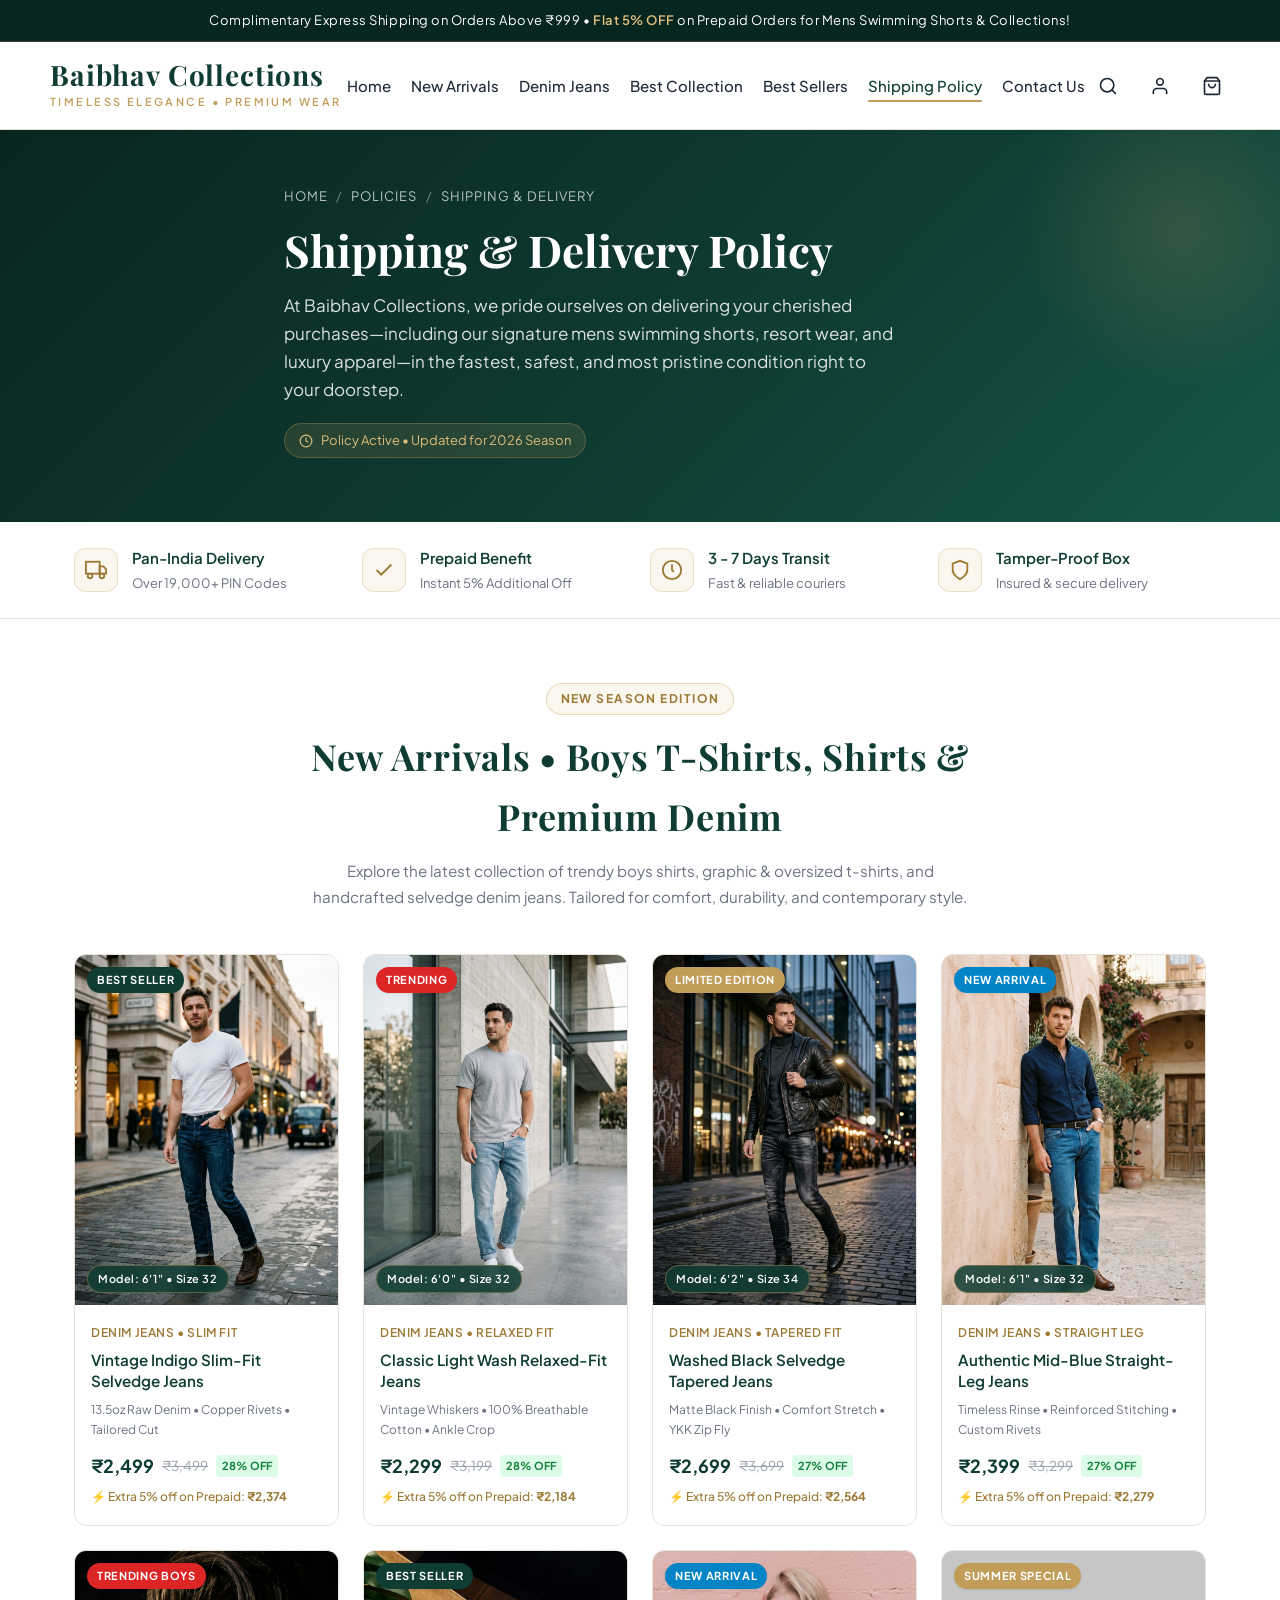
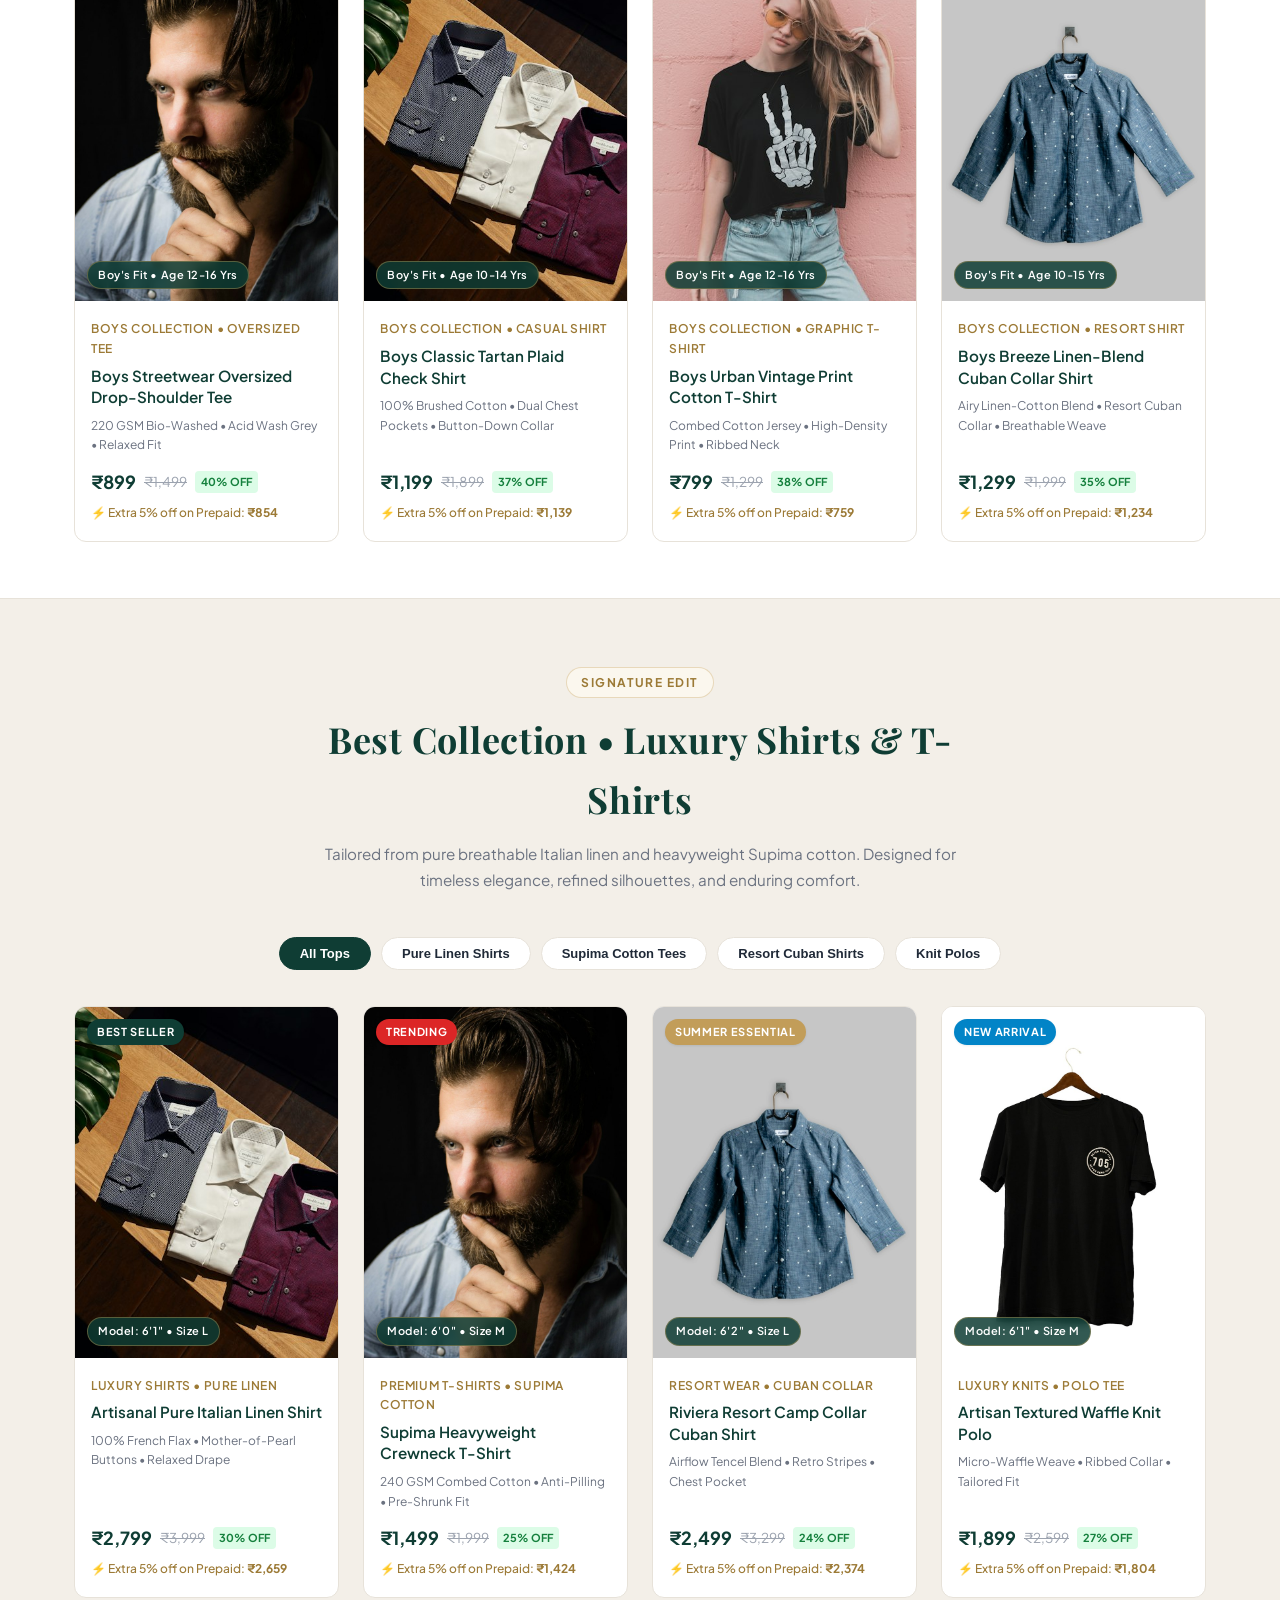
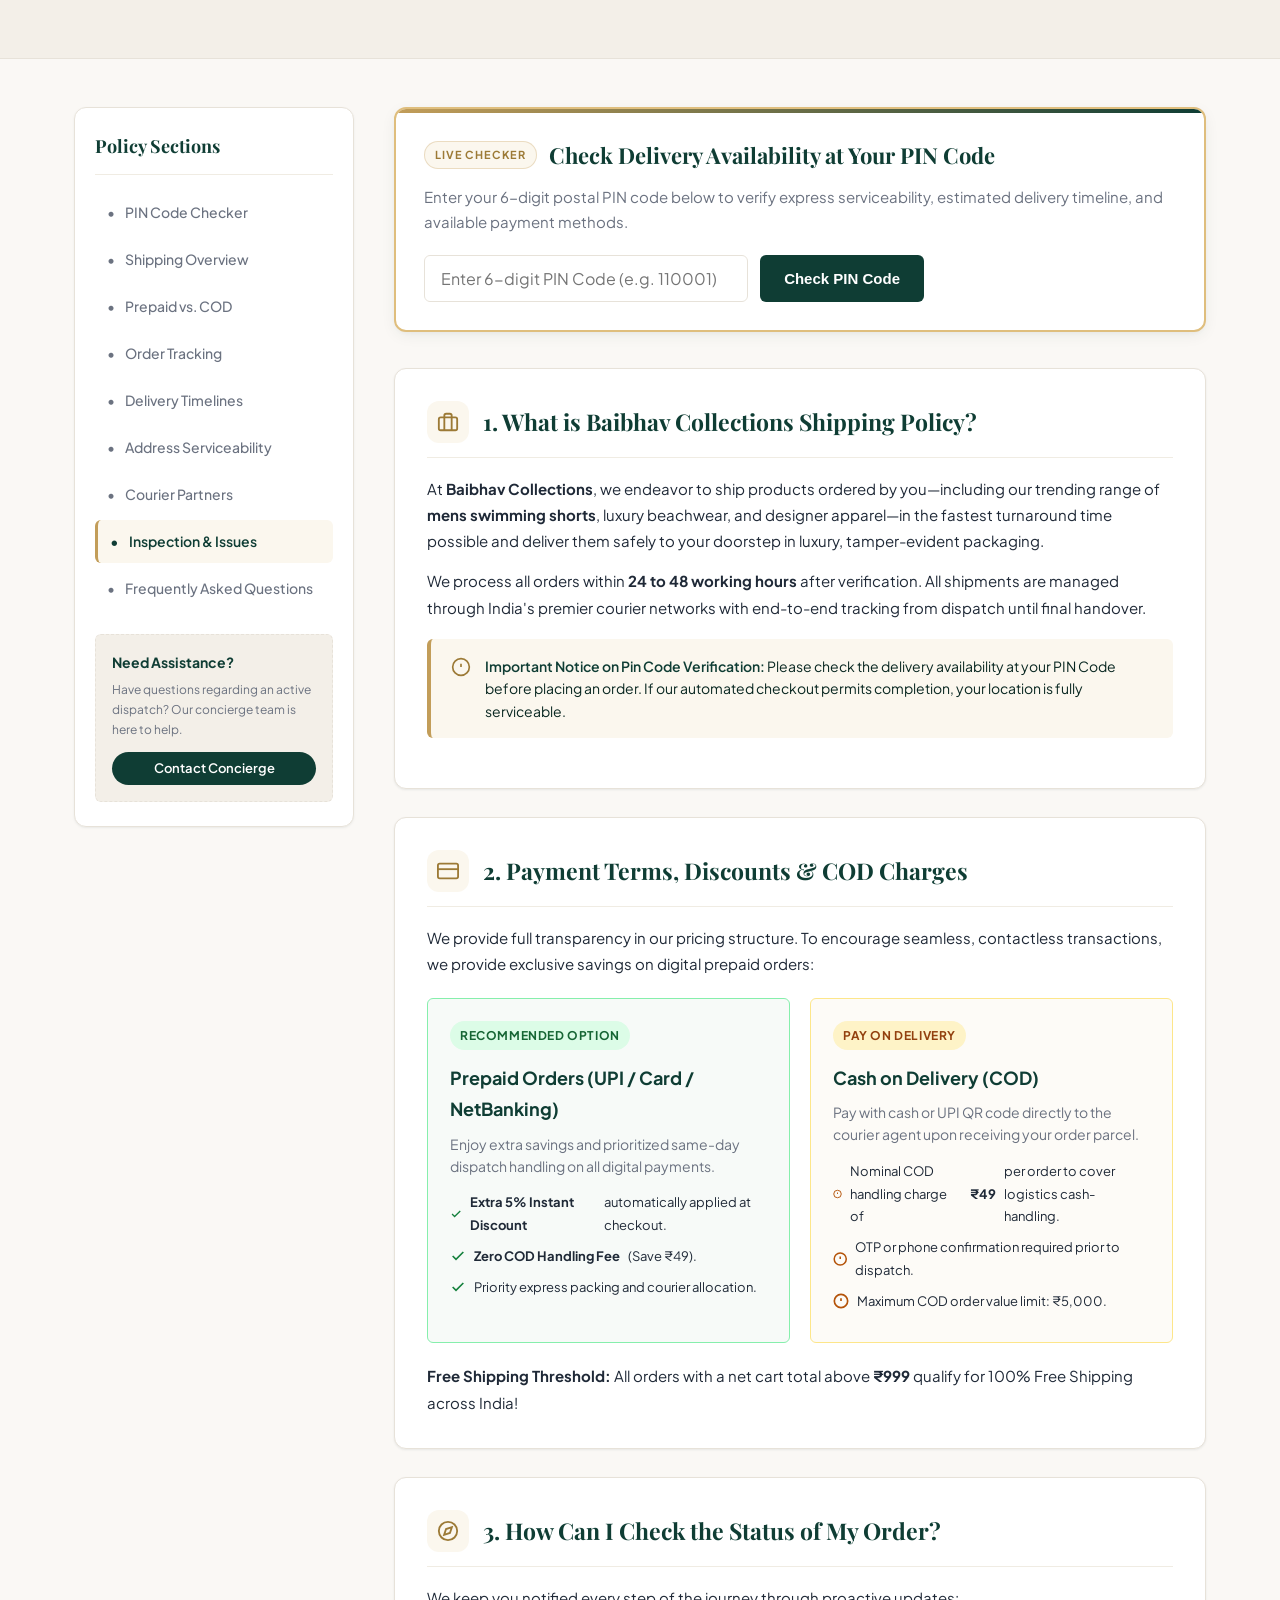
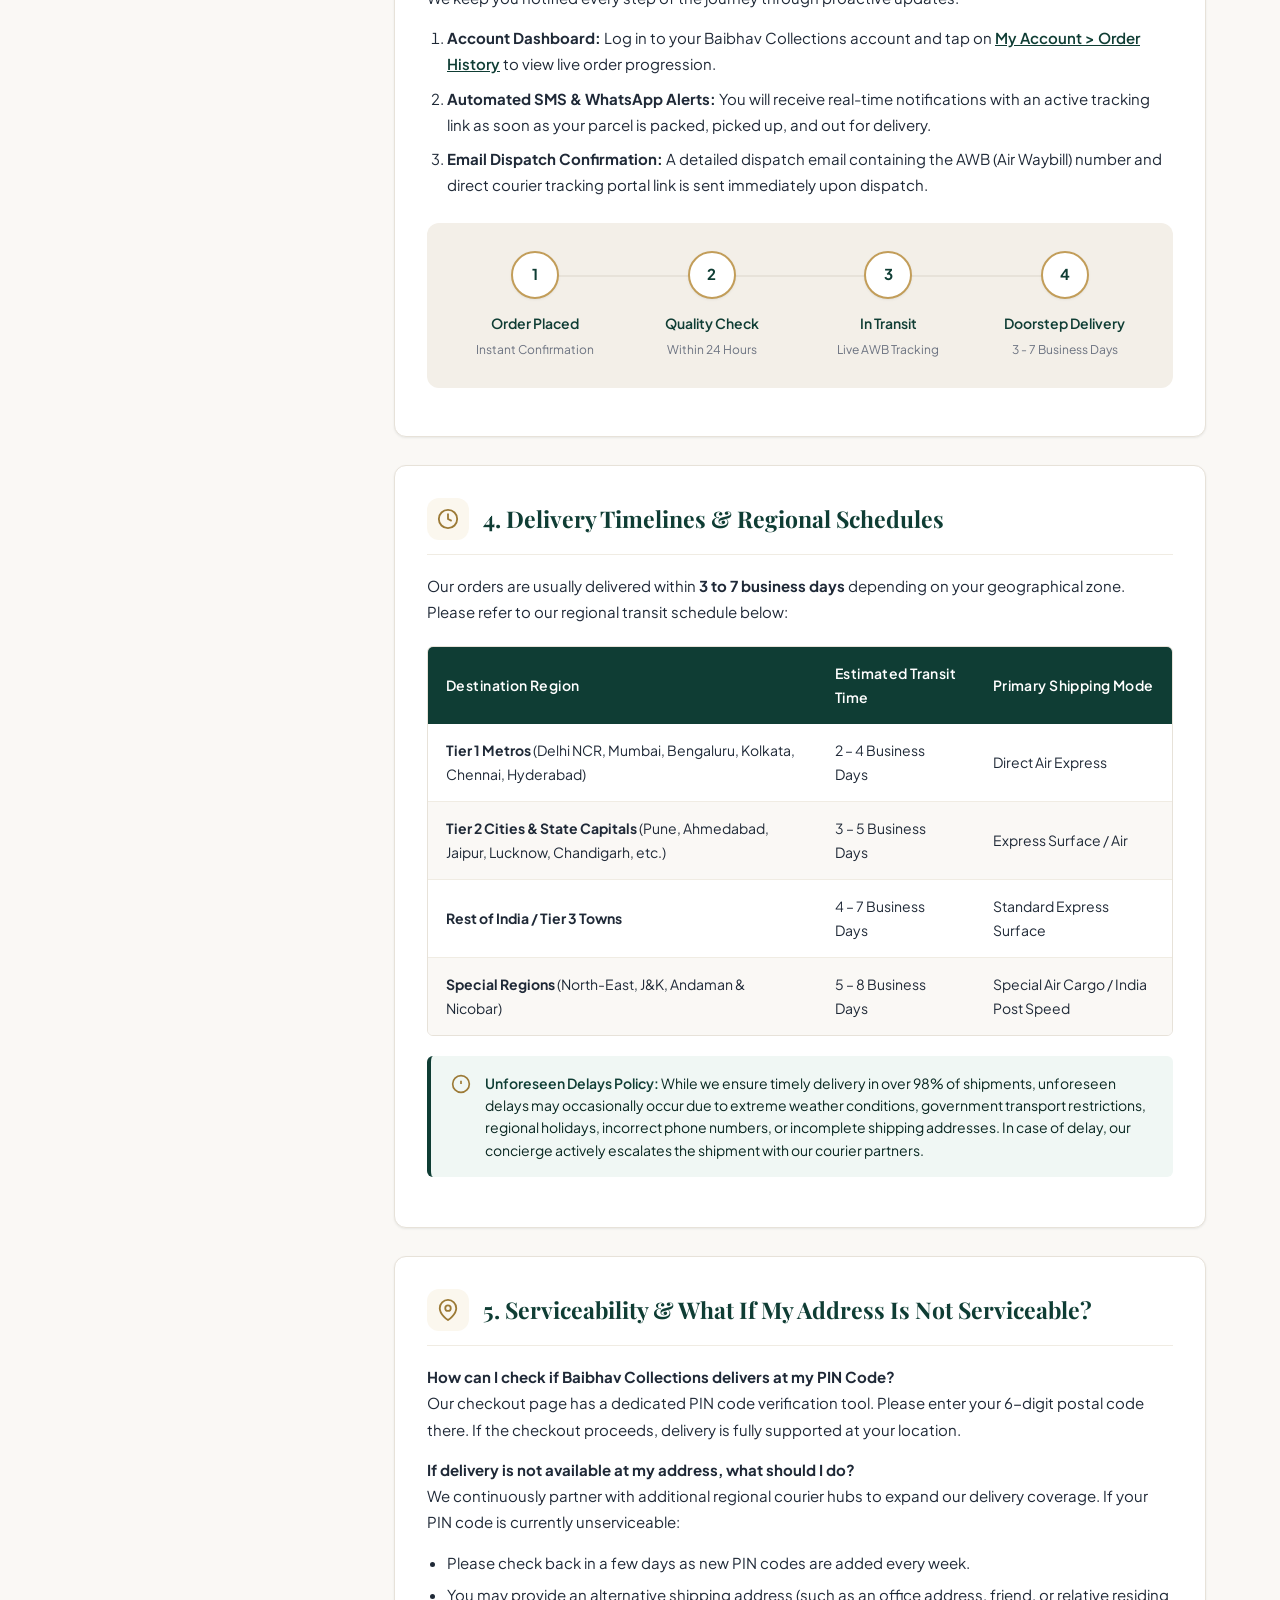
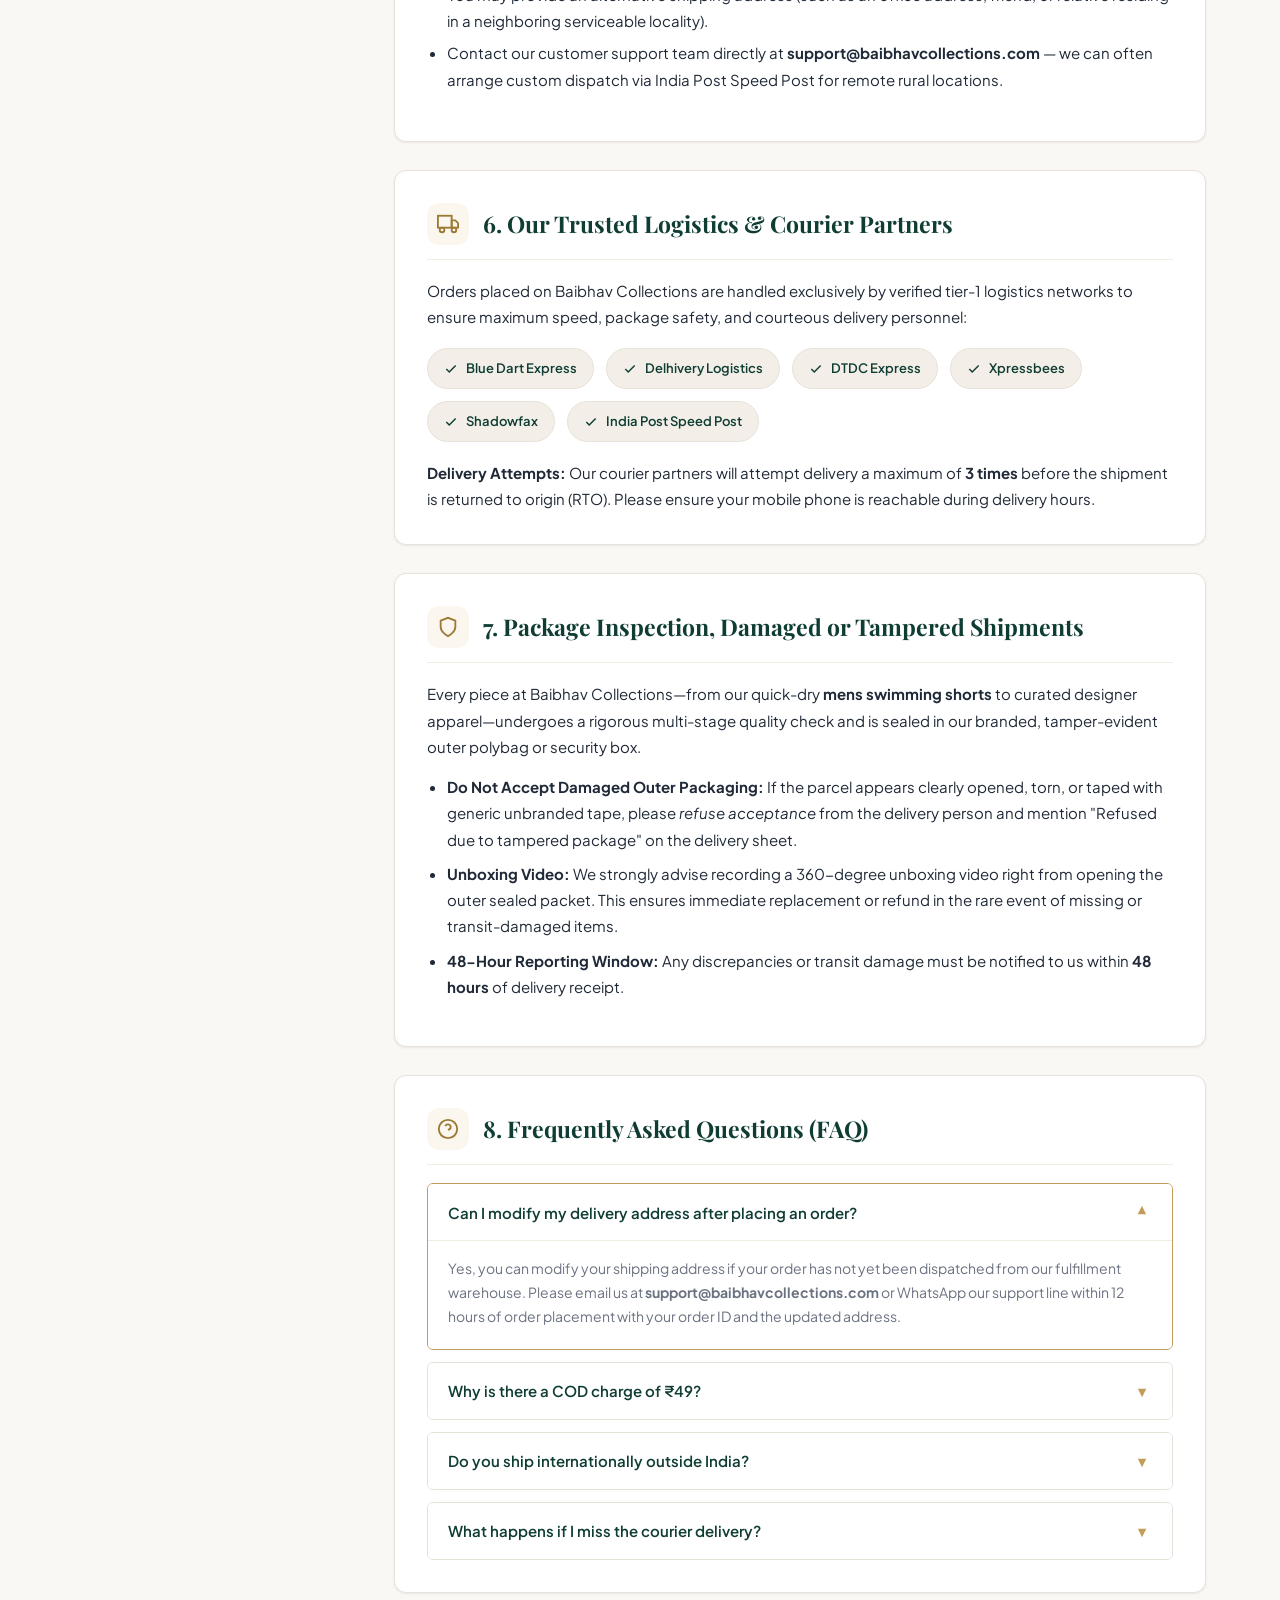
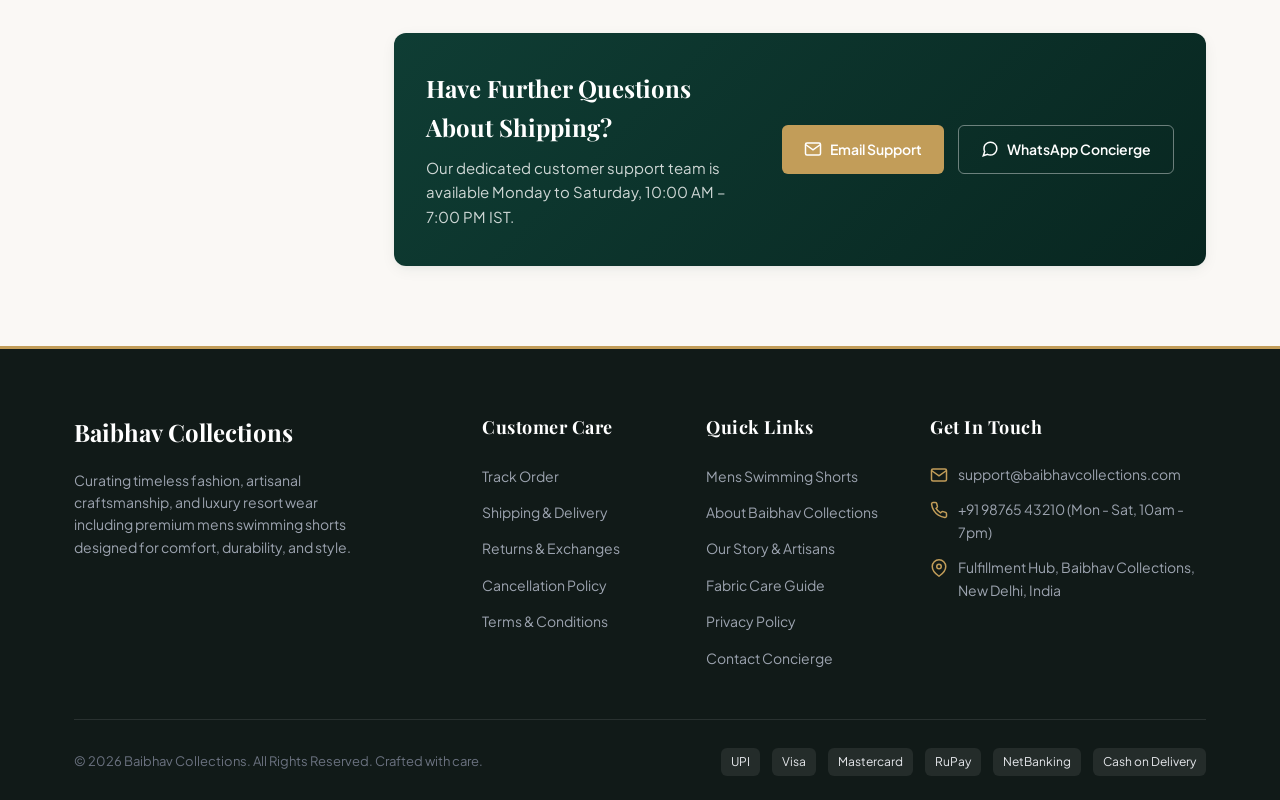
<file: index.html>
<!DOCTYPE html>
<html lang="en">
<head>
  <meta charset="UTF-8">
  <meta name="viewport" content="width=device-width, initial-scale=1.0">
  <title>Shipping & Delivery Policy | Baibhav Collections - Mens Swimming Shorts & Apparel</title>
  <meta name="description" content="Read Baibhav Collections Shipping and Delivery Policy. Express delivery, free shipping over ₹999, and easy tracking for mens swimming shorts, beachwear, and luxury collections.">
  <meta name="keywords" content="mens swimming shorts, swim shorts for men, swimwear, Baibhav Collections, shipping policy, delivery policy">

  <!-- Google Fonts -->
  <link rel="preconnect" href="https://fonts.googleapis.com">
  <link rel="preconnect" href="https://fonts.gstatic.com" crossorigin>
  <link href="https://fonts.googleapis.com/css2?family=Playfair+Display:ital,wght@0,500;0,600;0,700;1,400&family=Plus+Jakarta+Sans:wght@300;400;500;600;700&display=swap" rel="stylesheet">

  <!-- Stylesheet -->
  <link rel="stylesheet" href="css/style.css">
</head>
<body>

  <!-- Top Announcement Bar -->
  <aside class="announcement-bar" aria-label="Store announcement">
    <p>Complimentary Express Shipping on Orders Above ₹999 &bull; <span class="highlight">Flat 5% OFF</span> on Prepaid Orders for Mens Swimming Shorts &amp; Collections!</p>
  </aside>

  <!-- Site Header -->
  <header class="site-header">
    <div class="container header-inner">
      <a href="index.html" class="brand-logo" aria-label="Baibhav Collections Home">
        <span class="brand-name">Baibhav Collections</span>
        <span class="brand-tagline">Timeless Elegance &bull; Premium Wear</span>
      </a>

      <nav class="main-nav" aria-label="Main Navigation">
        <a href="#" class="nav-link">Home</a>
        <a href="#newArrivals" class="nav-link">New Arrivals</a>
        <a href="#newArrivals" class="nav-link">Denim Jeans</a>
        <a href="#bestCollection" class="nav-link">Best Collection</a>
        <a href="#newArrivals" class="nav-link">Best Sellers</a>
        <a href="#" class="nav-link active">Shipping Policy</a>
        <a href="#supportSection" class="nav-link">Contact Us</a>
      </nav>

      <div class="header-actions">
        <button class="action-btn" title="Search Denim Jeans & Collections" aria-label="Search">
          <svg width="20" height="20" viewBox="0 0 24 24" fill="none" stroke="currentColor" stroke-width="2" stroke-linecap="round" stroke-linejoin="round">
            <circle cx="11" cy="11" r="8"></circle>
            <line x1="21" y1="21" x2="16.65" y2="16.65"></line>
          </svg>
        </button>
        <button class="action-btn" title="User Account" aria-label="Account">
          <svg width="20" height="20" viewBox="0 0 24 24" fill="none" stroke="currentColor" stroke-width="2" stroke-linecap="round" stroke-linejoin="round">
            <path d="M20 21v-2a4 4 0 0 0-4-4H8a4 4 0 0 0-4 4v2"></path>
            <circle cx="12" cy="7" r="4"></circle>
          </svg>
        </button>
        <button class="action-btn" title="Shopping Cart" aria-label="Cart">
          <svg width="20" height="20" viewBox="0 0 24 24" fill="none" stroke="currentColor" stroke-width="2" stroke-linecap="round" stroke-linejoin="round">
            <path d="M6 2L3 6v14a2 2 0 0 0 2 2h14a2 2 0 0 0 2-2V6l-3-4z"></path>
            <line x1="3" y1="6" x2="21" y2="6"></line>
            <path d="M16 10a4 4 0 0 1-8 0"></path>
          </svg>
        </button>
      </div>
    </div>
  </header>

  <!-- Hero Banner -->
  <section class="policy-hero">
    <div class="container hero-content">
      <nav class="breadcrumbs" aria-label="Breadcrumb">
        <a href="#">Home</a>
        <span class="separator">/</span>
        <span>Policies</span>
        <span class="separator">/</span>
        <span>Shipping &amp; Delivery</span>
      </nav>
      <h1>Shipping &amp; Delivery Policy</h1>
      <p class="subtitle">At Baibhav Collections, we pride ourselves on delivering your cherished purchases—including our signature mens swimming shorts, resort wear, and luxury apparel—in the fastest, safest, and most pristine condition right to your doorstep.</p>
      <div class="last-updated">
        <svg width="14" height="14" viewBox="0 0 24 24" fill="none" stroke="currentColor" stroke-width="2">
          <circle cx="12" cy="12" r="10"></circle>
          <polyline points="12 6 12 12 16 14"></polyline>
        </svg>
        <span>Policy Active &bull; Updated for 2026 Season</span>
      </div>
    </div>
  </section>

  <!-- Trust Badges Strip -->
  <section class="trust-strip">
    <div class="container trust-grid">
      <div class="trust-item">
        <div class="trust-icon-box">
          <svg width="22" height="22" viewBox="0 0 24 24" fill="none" stroke="currentColor" stroke-width="2">
            <rect x="1" y="3" width="15" height="13"></rect>
            <polygon points="16 8 20 8 23 11 23 16 16 16 16 8"></polygon>
            <circle cx="5.5" cy="18.5" r="2.5"></circle>
            <circle cx="18.5" cy="18.5" r="2.5"></circle>
          </svg>
        </div>
        <div class="trust-text">
          <h4>Pan-India Delivery</h4>
          <p>Over 19,000+ PIN Codes</p>
        </div>
      </div>

      <div class="trust-item">
        <div class="trust-icon-box">
          <svg width="22" height="22" viewBox="0 0 24 24" fill="none" stroke="currentColor" stroke-width="2">
            <polyline points="20 6 9 17 4 12"></polyline>
          </svg>
        </div>
        <div class="trust-text">
          <h4>Prepaid Benefit</h4>
          <p>Instant 5% Additional Off</p>
        </div>
      </div>

      <div class="trust-item">
        <div class="trust-icon-box">
          <svg width="22" height="22" viewBox="0 0 24 24" fill="none" stroke="currentColor" stroke-width="2">
            <circle cx="12" cy="12" r="10"></circle>
            <polyline points="12 6 12 12 14 14"></polyline>
          </svg>
        </div>
        <div class="trust-text">
          <h4>3 - 7 Days Transit</h4>
          <p>Fast &amp; reliable couriers</p>
        </div>
      </div>

      <div class="trust-item">
        <div class="trust-icon-box">
          <svg width="22" height="22" viewBox="0 0 24 24" fill="none" stroke="currentColor" stroke-width="2">
            <path d="M12 22s8-4 8-10V5l-8-3-8 3v7c0 6 8 10 8 10z"></path>
          </svg>
        </div>
        <div class="trust-text">
          <h4>Tamper-Proof Box</h4>
          <p>Insured &amp; secure delivery</p>
        </div>
      </div>
    </div>
  </section>
 
  <!-- New Arrivals Showcase Section -->
  <section id="newArrivals" class="new-arrivals-section">
    <div class="container">
      <div class="section-header-center">
        <span class="subheading-badge">New Season Edition</span>
        <h2>New Arrivals &bull; Boys T-Shirts, Shirts &amp; Premium Denim</h2>
        <p class="section-desc">Explore the latest collection of trendy boys shirts, graphic &amp; oversized t-shirts, and handcrafted selvedge denim jeans. Tailored for comfort, durability, and contemporary style.</p>
      </div>

      <div class="products-grid">
        <!-- Product 1 -->
        <div class="product-card">
          <div class="product-img-box">
            <span class="product-tag badge-bestseller">Best Seller</span>
            <img src="images/model-indigo-jeans.jpg" alt="Model wearing Vintage Indigo Slim-Fit Selvedge Denim Jeans" class="img-primary" loading="lazy">
            <img src="images/detail-indigo-jeans.jpg" alt="Vintage Indigo Selvedge Denim Jeans folded detail" class="img-secondary" loading="lazy">
            <div class="model-size-badge">Model: 6'1" &bull; Size 32</div>
            <div class="product-overlay">
              <button class="btn-quick-add" onclick="handleAddToCart('Vintage Indigo Slim-Fit Selvedge Jeans')">Add to Cart</button>
            </div>
          </div>
          <div class="product-details">
            <span class="product-category">Denim Jeans &bull; Slim Fit</span>
            <h3 class="product-title">Vintage Indigo Slim-Fit Selvedge Jeans</h3>
            <div class="product-meta-specs">
              <span>13.5oz Raw Denim</span> &bull; <span>Copper Rivets</span> &bull; <span>Tailored Cut</span>
            </div>
            <div class="product-price-row">
              <span class="current-price">₹2,499</span>
              <span class="mrp-price">₹3,499</span>
              <span class="discount-pill">28% OFF</span>
            </div>
            <p class="prepaid-saving-tag">⚡ Extra 5% off on Prepaid: <strong>₹2,374</strong></p>
          </div>
        </div>

        <!-- Product 2 -->
        <div class="product-card">
          <div class="product-img-box">
            <span class="product-tag badge-trending">Trending</span>
            <img src="images/model-light-jeans.jpg" alt="Model wearing Classic Light Wash Relaxed-Fit Denim Jeans" class="img-primary" loading="lazy">
            <div class="model-size-badge">Model: 6'0" &bull; Size 32</div>
            <div class="product-overlay">
              <button class="btn-quick-add" onclick="handleAddToCart('Classic Light Wash Relaxed-Fit Jeans')">Add to Cart</button>
            </div>
          </div>
          <div class="product-details">
            <span class="product-category">Denim Jeans &bull; Relaxed Fit</span>
            <h3 class="product-title">Classic Light Wash Relaxed-Fit Jeans</h3>
            <div class="product-meta-specs">
              <span>Vintage Whiskers</span> &bull; <span>100% Breathable Cotton</span> &bull; <span>Ankle Crop</span>
            </div>
            <div class="product-price-row">
              <span class="current-price">₹2,299</span>
              <span class="mrp-price">₹3,199</span>
              <span class="discount-pill">28% OFF</span>
            </div>
            <p class="prepaid-saving-tag">⚡ Extra 5% off on Prepaid: <strong>₹2,184</strong></p>
          </div>
        </div>

        <!-- Product 3 -->
        <div class="product-card">
          <div class="product-img-box">
            <span class="product-tag badge-limited">Limited Edition</span>
            <img src="images/model-black-jeans.jpg" alt="Model wearing Washed Black Selvedge Tapered Denim Jeans" class="img-primary" loading="lazy">
            <div class="model-size-badge">Model: 6'2" &bull; Size 34</div>
            <div class="product-overlay">
              <button class="btn-quick-add" onclick="handleAddToCart('Washed Black Selvedge Tapered Jeans')">Add to Cart</button>
            </div>
          </div>
          <div class="product-details">
            <span class="product-category">Denim Jeans &bull; Tapered Fit</span>
            <h3 class="product-title">Washed Black Selvedge Tapered Jeans</h3>
            <div class="product-meta-specs">
              <span>Matte Black Finish</span> &bull; <span>Comfort Stretch</span> &bull; <span>YKK Zip Fly</span>
            </div>
            <div class="product-price-row">
              <span class="current-price">₹2,699</span>
              <span class="mrp-price">₹3,699</span>
              <span class="discount-pill">27% OFF</span>
            </div>
            <p class="prepaid-saving-tag">⚡ Extra 5% off on Prepaid: <strong>₹2,564</strong></p>
          </div>
        </div>

        <!-- Product 4 -->
        <div class="product-card">
          <div class="product-img-box">
            <span class="product-tag badge-new">New Arrival</span>
            <img src="images/model-midblue-jeans.jpg" alt="Model wearing Authentic Mid-Blue Straight-Leg Denim Jeans" class="img-primary" loading="lazy">
            <div class="model-size-badge">Model: 6'1" &bull; Size 32</div>
            <div class="product-overlay">
              <button class="btn-quick-add" onclick="handleAddToCart('Authentic Mid-Blue Straight-Leg Jeans')">Add to Cart</button>
            </div>
          </div>
          <div class="product-details">
            <span class="product-category">Denim Jeans &bull; Straight Leg</span>
            <h3 class="product-title">Authentic Mid-Blue Straight-Leg Jeans</h3>
            <div class="product-meta-specs">
              <span>Timeless Rinse</span> &bull; <span>Reinforced Stitching</span> &bull; <span>Custom Rivets</span>
            </div>
            <div class="product-price-row">
              <span class="current-price">₹2,399</span>
              <span class="mrp-price">₹3,299</span>
              <span class="discount-pill">27% OFF</span>
            </div>
            <p class="prepaid-saving-tag">⚡ Extra 5% off on Prepaid: <strong>₹2,279</strong></p>
          </div>
        </div>

        <!-- Product 5: Boys Oversized Drop-Shoulder Tee -->
        <div class="product-card">
          <div class="product-img-box">
            <span class="product-tag badge-trending">Trending Boys</span>
            <img src="images/boy-oversized-tee.jpg" alt="Model wearing Boys Streetwear Oversized Drop-Shoulder Tee" class="img-primary" loading="lazy">
            <div class="model-size-badge">Boy's Fit &bull; Age 12-16 Yrs</div>
            <div class="product-overlay">
              <button class="btn-quick-add" onclick="handleAddToCart('Boys Streetwear Oversized Drop-Shoulder Tee')">Add to Cart</button>
            </div>
          </div>
          <div class="product-details">
            <span class="product-category">Boys Collection &bull; Oversized Tee</span>
            <h3 class="product-title">Boys Streetwear Oversized Drop-Shoulder Tee</h3>
            <div class="product-meta-specs">
              <span>220 GSM Bio-Washed</span> &bull; <span>Acid Wash Grey</span> &bull; <span>Relaxed Fit</span>
            </div>
            <div class="product-price-row">
              <span class="current-price">₹899</span>
              <span class="mrp-price">₹1,499</span>
              <span class="discount-pill">40% OFF</span>
            </div>
            <p class="prepaid-saving-tag">⚡ Extra 5% off on Prepaid: <strong>₹854</strong></p>
          </div>
        </div>

        <!-- Product 6: Boys Casual Checkered Flannel Shirt -->
        <div class="product-card">
          <div class="product-img-box">
            <span class="product-tag badge-bestseller">Best Seller</span>
            <img src="images/boy-check-shirt.jpg" alt="Model wearing Boys Classic Tartan Plaid Check Shirt" class="img-primary" loading="lazy">
            <div class="model-size-badge">Boy's Fit &bull; Age 10-14 Yrs</div>
            <div class="product-overlay">
              <button class="btn-quick-add" onclick="handleAddToCart('Boys Classic Tartan Plaid Check Shirt')">Add to Cart</button>
            </div>
          </div>
          <div class="product-details">
            <span class="product-category">Boys Collection &bull; Casual Shirt</span>
            <h3 class="product-title">Boys Classic Tartan Plaid Check Shirt</h3>
            <div class="product-meta-specs">
              <span>100% Brushed Cotton</span> &bull; <span>Dual Chest Pockets</span> &bull; <span>Button-Down Collar</span>
            </div>
            <div class="product-price-row">
              <span class="current-price">₹1,199</span>
              <span class="mrp-price">₹1,899</span>
              <span class="discount-pill">37% OFF</span>
            </div>
            <p class="prepaid-saving-tag">⚡ Extra 5% off on Prepaid: <strong>₹1,139</strong></p>
          </div>
        </div>

        <!-- Product 7: Boys Urban Graphic Cotton T-Shirt -->
        <div class="product-card">
          <div class="product-img-box">
            <span class="product-tag badge-new">New Arrival</span>
            <img src="images/boy-graphic-tee.jpg" alt="Model wearing Boys Urban Vintage Print Cotton T-Shirt" class="img-primary" loading="lazy">
            <div class="model-size-badge">Boy's Fit &bull; Age 12-16 Yrs</div>
            <div class="product-overlay">
              <button class="btn-quick-add" onclick="handleAddToCart('Boys Urban Vintage Print Cotton T-Shirt')">Add to Cart</button>
            </div>
          </div>
          <div class="product-details">
            <span class="product-category">Boys Collection &bull; Graphic T-Shirt</span>
            <h3 class="product-title">Boys Urban Vintage Print Cotton T-Shirt</h3>
            <div class="product-meta-specs">
              <span>Combed Cotton Jersey</span> &bull; <span>High-Density Print</span> &bull; <span>Ribbed Neck</span>
            </div>
            <div class="product-price-row">
              <span class="current-price">₹799</span>
              <span class="mrp-price">₹1,299</span>
              <span class="discount-pill">38% OFF</span>
            </div>
            <p class="prepaid-saving-tag">⚡ Extra 5% off on Prepaid: <strong>₹759</strong></p>
          </div>
        </div>

        <!-- Product 8: Boys Resort Camp-Collar Striped Linen Shirt -->
        <div class="product-card">
          <div class="product-img-box">
            <span class="product-tag badge-limited">Summer Special</span>
            <img src="images/boy-linen-shirt.jpg" alt="Model wearing Boys Breeze Linen-Blend Cuban Collar Shirt" class="img-primary" loading="lazy">
            <div class="model-size-badge">Boy's Fit &bull; Age 10-15 Yrs</div>
            <div class="product-overlay">
              <button class="btn-quick-add" onclick="handleAddToCart('Boys Breeze Linen-Blend Cuban Collar Shirt')">Add to Cart</button>
            </div>
          </div>
          <div class="product-details">
            <span class="product-category">Boys Collection &bull; Resort Shirt</span>
            <h3 class="product-title">Boys Breeze Linen-Blend Cuban Collar Shirt</h3>
            <div class="product-meta-specs">
              <span>Airy Linen-Cotton Blend</span> &bull; <span>Resort Cuban Collar</span> &bull; <span>Breathable Weave</span>
            </div>
            <div class="product-price-row">
              <span class="current-price">₹1,299</span>
              <span class="mrp-price">₹1,999</span>
              <span class="discount-pill">35% OFF</span>
            </div>
            <p class="prepaid-saving-tag">⚡ Extra 5% off on Prepaid: <strong>₹1,234</strong></p>
          </div>
        </div>
      </div>
    </div>
  </section>

  <!-- Best Collection Showcase Section (Shirts & T-Shirts) -->
  <section id="bestCollection" class="best-collection-section">
    <div class="container">
      <div class="section-header-center">
        <span class="subheading-badge">Signature Edit</span>
        <h2>Best Collection &bull; Luxury Shirts &amp; T-Shirts</h2>
        <p class="section-desc">Tailored from pure breathable Italian linen and heavyweight Supima cotton. Designed for timeless elegance, refined silhouettes, and enduring comfort.</p>
      </div>

      <div class="category-tabs-row">
        <button class="category-tab-btn active" type="button">All Tops</button>
        <button class="category-tab-btn" type="button">Pure Linen Shirts</button>
        <button class="category-tab-btn" type="button">Supima Cotton Tees</button>
        <button class="category-tab-btn" type="button">Resort Cuban Shirts</button>
        <button class="category-tab-btn" type="button">Knit Polos</button>
      </div>

      <div class="products-grid">
        <!-- Product 1 -->
        <div class="product-card">
          <div class="product-img-box">
            <span class="product-tag badge-bestseller">Best Seller</span>
            <img src="images/model-linen-shirt.jpg" alt="Model wearing Artisanal Pure Italian Linen Shirt" class="img-primary" loading="lazy">
            <div class="model-size-badge">Model: 6'1" &bull; Size L</div>
            <div class="product-overlay">
              <button class="btn-quick-add" onclick="handleAddToCart('Artisanal Pure Italian Linen Shirt')">Add to Cart</button>
            </div>
          </div>
          <div class="product-details">
            <span class="product-category">Luxury Shirts &bull; Pure Linen</span>
            <h3 class="product-title">Artisanal Pure Italian Linen Shirt</h3>
            <div class="product-meta-specs">
               <span>100% French Flax</span> &bull; <span>Mother-of-Pearl Buttons</span> &bull; <span>Relaxed Drape</span>
            </div>
            <div class="product-price-row">
              <span class="current-price">₹2,799</span>
              <span class="mrp-price">₹3,999</span>
              <span class="discount-pill">30% OFF</span>
            </div>
            <p class="prepaid-saving-tag">⚡ Extra 5% off on Prepaid: <strong>₹2,659</strong></p>
          </div>
        </div>

        <!-- Product 2 -->
        <div class="product-card">
          <div class="product-img-box">
            <span class="product-tag badge-trending">Trending</span>
            <img src="images/model-crew-tee.jpg" alt="Model wearing Supima Heavyweight Crewneck T-Shirt" class="img-primary" loading="lazy">
            <div class="model-size-badge">Model: 6'0" &bull; Size M</div>
            <div class="product-overlay">
              <button class="btn-quick-add" onclick="handleAddToCart('Supima Heavyweight Crewneck T-Shirt')">Add to Cart</button>
            </div>
          </div>
          <div class="product-details">
            <span class="product-category">Premium T-Shirts &bull; Supima Cotton</span>
            <h3 class="product-title">Supima Heavyweight Crewneck T-Shirt</h3>
            <div class="product-meta-specs">
               <span>240 GSM Combed Cotton</span> &bull; <span>Anti-Pilling</span> &bull; <span>Pre-Shrunk Fit</span>
            </div>
            <div class="product-price-row">
              <span class="current-price">₹1,499</span>
              <span class="mrp-price">₹1,999</span>
              <span class="discount-pill">25% OFF</span>
            </div>
            <p class="prepaid-saving-tag">⚡ Extra 5% off on Prepaid: <strong>₹1,424</strong></p>
          </div>
        </div>

        <!-- Product 3 -->
        <div class="product-card">
          <div class="product-img-box">
            <span class="product-tag badge-limited">Summer Essential</span>
            <img src="images/model-resort-shirt.jpg" alt="Model wearing Riviera Resort Camp Collar Cuban Shirt" class="img-primary" loading="lazy">
            <div class="model-size-badge">Model: 6'2" &bull; Size L</div>
            <div class="product-overlay">
              <button class="btn-quick-add" onclick="handleAddToCart('Riviera Resort Camp Collar Cuban Shirt')">Add to Cart</button>
            </div>
          </div>
          <div class="product-details">
            <span class="product-category">Resort Wear &bull; Cuban Collar</span>
            <h3 class="product-title">Riviera Resort Camp Collar Cuban Shirt</h3>
            <div class="product-meta-specs">
               <span>Airflow Tencel Blend</span> &bull; <span>Retro Stripes</span> &bull; <span>Chest Pocket</span>
            </div>
            <div class="product-price-row">
              <span class="current-price">₹2,499</span>
              <span class="mrp-price">₹3,299</span>
              <span class="discount-pill">24% OFF</span>
            </div>
            <p class="prepaid-saving-tag">⚡ Extra 5% off on Prepaid: <strong>₹2,374</strong></p>
          </div>
        </div>

        <!-- Product 4 -->
        <div class="product-card">
          <div class="product-img-box">
            <span class="product-tag badge-new">New Arrival</span>
            <img src="images/model-knit-polo.jpg" alt="Model wearing Artisan Textured Waffle Knit Polo" class="img-primary" loading="lazy">
            <div class="model-size-badge">Model: 6'1" &bull; Size M</div>
            <div class="product-overlay">
              <button class="btn-quick-add" onclick="handleAddToCart('Artisan Textured Waffle Knit Polo')">Add to Cart</button>
            </div>
          </div>
          <div class="product-details">
            <span class="product-category">Luxury Knits &bull; Polo Tee</span>
            <h3 class="product-title">Artisan Textured Waffle Knit Polo</h3>
            <div class="product-meta-specs">
               <span>Micro-Waffle Weave</span> &bull; <span>Ribbed Collar</span> &bull; <span>Tailored Fit</span>
            </div>
            <div class="product-price-row">
              <span class="current-price">₹1,899</span>
              <span class="mrp-price">₹2,599</span>
              <span class="discount-pill">27% OFF</span>
            </div>
            <p class="prepaid-saving-tag">⚡ Extra 5% off on Prepaid: <strong>₹1,804</strong></p>
          </div>
        </div>
      </div>
    </div>
  </section>

  <!-- Main Policy Section -->
  <main class="policy-main-section">
    <div class="container policy-layout">

      <!-- Sticky Table of Contents Sidebar -->
      <aside class="policy-sidebar" aria-label="Policy Navigation">
        <h3 class="sidebar-title">Policy Sections</h3>
        <nav class="sidebar-nav">
          <a href="#pincodeChecker" class="sidebar-link active">
            <span>&bull;</span> PIN Code Checker
          </a>
          <a href="#overview" class="sidebar-link">
            <span>&bull;</span> Shipping Overview
          </a>
          <a href="#prepaidVsCod" class="sidebar-link">
            <span>&bull;</span> Prepaid vs. COD
          </a>
          <a href="#trackingOrders" class="sidebar-link">
            <span>&bull;</span> Order Tracking
          </a>
          <a href="#deliveryTimelines" class="sidebar-link">
            <span>&bull;</span> Delivery Timelines
          </a>
          <a href="#serviceability" class="sidebar-link">
            <span>&bull;</span> Address Serviceability
          </a>
          <a href="#courierPartners" class="sidebar-link">
            <span>&bull;</span> Courier Partners
          </a>
          <a href="#damagesAndIssues" class="sidebar-link">
            <span>&bull;</span> Inspection &amp; Issues
          </a>
          <a href="#faqSection" class="sidebar-link">
            <span>&bull;</span> Frequently Asked Questions
          </a>
        </nav>

        <div class="sidebar-support-card">
          <h5>Need Assistance?</h5>
          <p>Have questions regarding an active dispatch? Our concierge team is here to help.</p>
          <a href="#supportSection" class="btn-support">Contact Concierge</a>
        </div>
      </aside>

      <!-- Main Policy Content -->
      <article class="policy-content-area">

        <!-- Interactive PIN Code Serviceability Box -->
        <section id="pincodeChecker" class="pincode-checker-card">
          <div class="checker-header">
            <span class="badge">Live Checker</span>
            <h3>Check Delivery Availability at Your PIN Code</h3>
          </div>
          <p class="description">Enter your 6-digit postal PIN code below to verify express serviceability, estimated delivery timeline, and available payment methods.</p>
          
          <form id="pincodeForm" class="pincode-form">
            <div class="pincode-input-wrapper">
              <input 
                type="text" 
                id="pincodeInput" 
                class="pincode-input" 
                placeholder="Enter 6-digit PIN Code (e.g. 110001)" 
                maxlength="6" 
                pattern="[0-9]{6}" 
                required
                aria-label="Postal PIN code"
              >
            </div>
            <button type="submit" class="btn-check-pin">Check PIN Code</button>
          </form>

          <div id="pincodeResult" class="pincode-result" role="status" aria-live="polite"></div>
        </section>

        <!-- 1. Shipping Overview -->
        <section id="overview" class="policy-card">
          <div class="policy-card-header">
            <div class="policy-card-icon">
              <svg width="22" height="22" viewBox="0 0 24 24" fill="none" stroke="currentColor" stroke-width="2">
                <rect x="2" y="7" width="20" height="14" rx="2" ry="2"></rect>
                <path d="M16 21V5a2 2 0 0 0-2-2h-4a2 2 0 0 0-2 2v16"></path>
              </svg>
            </div>
            <h2>1. What is Baibhav Collections Shipping Policy?</h2>
          </div>
          <div class="policy-text">
            <p>At <strong>Baibhav Collections</strong>, we endeavor to ship products ordered by you—including our trending range of <strong>mens swimming shorts</strong>, luxury beachwear, and designer apparel—in the fastest turnaround time possible and deliver them safely to your doorstep in luxury, tamper-evident packaging.</p>
            <p>We process all orders within <strong>24 to 48 working hours</strong> after verification. All shipments are managed through India's premier courier networks with end-to-end tracking from dispatch until final handover.</p>
            
            <div class="note-callout accent">
              <div class="note-icon">
                <svg width="20" height="20" viewBox="0 0 24 24" fill="none" stroke="currentColor" stroke-width="2">
                  <circle cx="12" cy="12" r="10"></circle>
                  <line x1="12" y1="8" x2="12" y2="12"></line>
                  <line x1="12" y1="16" x2="12.01" y2="16"></line>
                </svg>
              </div>
              <div>
                <strong>Important Notice on Pin Code Verification:</strong>
                Please check the delivery availability at your PIN Code before placing an order. If our automated checkout permits completion, your location is fully serviceable.
              </div>
            </div>
          </div>
        </section>

        <!-- 2. Prepaid vs Cash on Delivery -->
        <section id="prepaidVsCod" class="policy-card">
          <div class="policy-card-header">
            <div class="policy-card-icon">
              <svg width="22" height="22" viewBox="0 0 24 24" fill="none" stroke="currentColor" stroke-width="2">
                <rect x="1" y="4" width="22" height="16" rx="2" ry="2"></rect>
                <line x1="1" y1="10" x2="23" y2="10"></line>
              </svg>
            </div>
            <h2>2. Payment Terms, Discounts &amp; COD Charges</h2>
          </div>
          <div class="policy-text">
            <p>We provide full transparency in our pricing structure. To encourage seamless, contactless transactions, we provide exclusive savings on digital prepaid orders:</p>

            <div class="payment-perks-grid">
              <div class="perk-card prepaid">
                <span class="perk-badge">Recommended Option</span>
                <h3>Prepaid Orders (UPI / Card / NetBanking)</h3>
                <p>Enjoy extra savings and prioritized same-day dispatch handling on all digital payments.</p>
                <ul>
                  <li>
                    <svg width="16" height="16" viewBox="0 0 24 24" fill="none" stroke="#15803d" stroke-width="2.5"><polyline points="20 6 9 17 4 12"></polyline></svg>
                    <strong>Extra 5% Instant Discount</strong> automatically applied at checkout.
                  </li>
                  <li>
                    <svg width="16" height="16" viewBox="0 0 24 24" fill="none" stroke="#15803d" stroke-width="2.5"><polyline points="20 6 9 17 4 12"></polyline></svg>
                    <strong>Zero COD Handling Fee</strong> (Save ₹49).
                  </li>
                  <li>
                    <svg width="16" height="16" viewBox="0 0 24 24" fill="none" stroke="#15803d" stroke-width="2.5"><polyline points="20 6 9 17 4 12"></polyline></svg>
                    Priority express packing and courier allocation.
                  </li>
                </ul>
              </div>

              <div class="perk-card cod">
                <span class="perk-badge">Pay on Delivery</span>
                <h3>Cash on Delivery (COD)</h3>
                <p>Pay with cash or UPI QR code directly to the courier agent upon receiving your order parcel.</p>
                <ul>
                  <li>
                    <svg width="16" height="16" viewBox="0 0 24 24" fill="none" stroke="#b45309" stroke-width="2.5"><circle cx="12" cy="12" r="10"></circle><line x1="12" y1="8" x2="12" y2="12"></line></svg>
                    Nominal COD handling charge of <strong>₹49</strong> per order to cover logistics cash-handling.
                  </li>
                  <li>
                    <svg width="16" height="16" viewBox="0 0 24 24" fill="none" stroke="#b45309" stroke-width="2.5"><circle cx="12" cy="12" r="10"></circle><line x1="12" y1="8" x2="12" y2="12"></line></svg>
                    OTP or phone confirmation required prior to dispatch.
                  </li>
                  <li>
                    <svg width="16" height="16" viewBox="0 0 24 24" fill="none" stroke="#b45309" stroke-width="2.5"><circle cx="12" cy="12" r="10"></circle><line x1="12" y1="8" x2="12" y2="12"></line></svg>
                    Maximum COD order value limit: ₹5,000.
                  </li>
                </ul>
              </div>
            </div>

            <p><strong>Free Shipping Threshold:</strong> All orders with a net cart total above <strong>₹999</strong> qualify for 100% Free Shipping across India!</p>
          </div>
        </section>

        <!-- 3. How to check Order Status -->
        <section id="trackingOrders" class="policy-card">
          <div class="policy-card-header">
            <div class="policy-card-icon">
              <svg width="22" height="22" viewBox="0 0 24 24" fill="none" stroke="currentColor" stroke-width="2">
                <circle cx="12" cy="12" r="10"></circle>
                <polygon points="16.24 7.76 14.12 14.12 7.76 16.24 9.88 9.88 16.24 7.76"></polygon>
              </svg>
            </div>
            <h2>3. How Can I Check the Status of My Order?</h2>
          </div>
          <div class="policy-text">
            <p>We keep you notified every step of the journey through proactive updates:</p>
            <ol style="margin-left: 20px; margin-bottom: 16px;">
              <li style="margin-bottom: 8px;"><strong>Account Dashboard:</strong> Log in to your Baibhav Collections account and tap on <a href="#" style="color: var(--color-primary); font-weight: 600; text-decoration: underline;">My Account &gt; Order History</a> to view live order progression.</li>
              <li style="margin-bottom: 8px;"><strong>Automated SMS &amp; WhatsApp Alerts:</strong> You will receive real-time notifications with an active tracking link as soon as your parcel is packed, picked up, and out for delivery.</li>
              <li style="margin-bottom: 8px;"><strong>Email Dispatch Confirmation:</strong> A detailed dispatch email containing the AWB (Air Waybill) number and direct courier tracking portal link is sent immediately upon dispatch.</li>
            </ol>

            <!-- Visual Timeline Tracker -->
            <div class="timeline-process-box">
              <div class="process-steps">
                <div class="process-step">
                  <div class="step-circle">1</div>
                  <div class="step-label">Order Placed</div>
                  <div class="step-time">Instant Confirmation</div>
                </div>
                <div class="process-step">
                  <div class="step-circle">2</div>
                  <div class="step-label">Quality Check</div>
                  <div class="step-time">Within 24 Hours</div>
                </div>
                <div class="process-step">
                  <div class="step-circle">3</div>
                  <div class="step-label">In Transit</div>
                  <div class="step-time">Live AWB Tracking</div>
                </div>
                <div class="process-step">
                  <div class="step-circle">4</div>
                  <div class="step-label">Doorstep Delivery</div>
                  <div class="step-time">3 - 7 Business Days</div>
                </div>
              </div>
            </div>
          </div>
        </section>

        <!-- 4. Delivery Timelines & Estimates -->
        <section id="deliveryTimelines" class="policy-card">
          <div class="policy-card-header">
            <div class="policy-card-icon">
              <svg width="22" height="22" viewBox="0 0 24 24" fill="none" stroke="currentColor" stroke-width="2">
                <circle cx="12" cy="12" r="10"></circle>
                <polyline points="12 6 12 12 16 14"></polyline>
              </svg>
            </div>
            <h2>4. Delivery Timelines &amp; Regional Schedules</h2>
          </div>
          <div class="policy-text">
            <p>Our orders are usually delivered within <strong>3 to 7 business days</strong> depending on your geographical zone. Please refer to our regional transit schedule below:</p>

            <div class="delivery-table-wrapper">
              <table class="delivery-table">
                <thead>
                  <tr>
                    <th>Destination Region</th>
                    <th>Estimated Transit Time</th>
                    <th>Primary Shipping Mode</th>
                  </tr>
                </thead>
                <tbody>
                  <tr>
                    <td><strong>Tier 1 Metros</strong> (Delhi NCR, Mumbai, Bengaluru, Kolkata, Chennai, Hyderabad)</td>
                    <td>2 &ndash; 4 Business Days</td>
                    <td>Direct Air Express</td>
                  </tr>
                  <tr>
                    <td><strong>Tier 2 Cities &amp; State Capitals</strong> (Pune, Ahmedabad, Jaipur, Lucknow, Chandigarh, etc.)</td>
                    <td>3 &ndash; 5 Business Days</td>
                    <td>Express Surface / Air</td>
                  </tr>
                  <tr>
                    <td><strong>Rest of India / Tier 3 Towns</strong></td>
                    <td>4 &ndash; 7 Business Days</td>
                    <td>Standard Express Surface</td>
                  </tr>
                  <tr>
                    <td><strong>Special Regions</strong> (North-East, J&amp;K, Andaman &amp; Nicobar)</td>
                    <td>5 &ndash; 8 Business Days</td>
                    <td>Special Air Cargo / India Post Speed</td>
                  </tr>
                </tbody>
              </table>
            </div>

            <div class="note-callout highlight">
              <div class="note-icon">
                <svg width="20" height="20" viewBox="0 0 24 24" fill="none" stroke="currentColor" stroke-width="2">
                  <circle cx="12" cy="12" r="10"></circle>
                  <line x1="12" y1="8" x2="12" y2="12"></line>
                  <line x1="12" y1="16" x2="12.01" y2="16"></line>
                </svg>
              </div>
              <div>
                <strong>Unforeseen Delays Policy:</strong>
                While we ensure timely delivery in over 98% of shipments, unforeseen delays may occasionally occur due to extreme weather conditions, government transport restrictions, regional holidays, incorrect phone numbers, or incomplete shipping addresses. In case of delay, our concierge actively escalates the shipment with our courier partners.
              </div>
            </div>
          </div>
        </section>

        <!-- 5. Address Serviceability & Unserviceable PIN Codes -->
        <section id="serviceability" class="policy-card">
          <div class="policy-card-header">
            <div class="policy-card-icon">
              <svg width="22" height="22" viewBox="0 0 24 24" fill="none" stroke="currentColor" stroke-width="2">
                <path d="M21 10c0 7-9 13-9 13s-9-6-9-13a9 9 0 0 1 18 0z"></path>
                <circle cx="12" cy="10" r="3"></circle>
              </svg>
            </div>
            <h2>5. Serviceability &amp; What If My Address Is Not Serviceable?</h2>
          </div>
          <div class="policy-text">
            <p><strong>How can I check if Baibhav Collections delivers at my PIN Code?</strong><br>
            Our checkout page has a dedicated PIN code verification tool. Please enter your 6-digit postal code there. If the checkout proceeds, delivery is fully supported at your location.</p>
            
            <p><strong>If delivery is not available at my address, what should I do?</strong><br>
            We continuously partner with additional regional courier hubs to expand our delivery coverage. If your PIN code is currently unserviceable:</p>
            <ul style="margin-left: 20px; margin-bottom: 16px;">
              <li style="margin-bottom: 6px;">Please check back in a few days as new PIN codes are added every week.</li>
              <li style="margin-bottom: 6px;">You may provide an alternative shipping address (such as an office address, friend, or relative residing in a neighboring serviceable locality).</li>
              <li style="margin-bottom: 6px;">Contact our customer support team directly at <strong>support@baibhavcollections.com</strong> &mdash; we can often arrange custom dispatch via India Post Speed Post for remote rural locations.</li>
            </ul>
          </div>
        </section>

        <!-- 6. Courier Partners -->
        <section id="courierPartners" class="policy-card">
          <div class="policy-card-header">
            <div class="policy-card-icon">
              <svg width="22" height="22" viewBox="0 0 24 24" fill="none" stroke="currentColor" stroke-width="2">
                <rect x="1" y="3" width="15" height="13"></rect>
                <polygon points="16 8 20 8 23 11 23 16 16 16 16 8"></polygon>
                <circle cx="5.5" cy="18.5" r="2.5"></circle>
                <circle cx="18.5" cy="18.5" r="2.5"></circle>
              </svg>
            </div>
            <h2>6. Our Trusted Logistics &amp; Courier Partners</h2>
          </div>
          <div class="policy-text">
            <p>Orders placed on Baibhav Collections are handled exclusively by verified tier-1 logistics networks to ensure maximum speed, package safety, and courteous delivery personnel:</p>

            <div class="partners-badge-list">
              <span class="partner-tag">
                <svg width="14" height="14" viewBox="0 0 24 24" fill="none" stroke="currentColor" stroke-width="2.5"><polyline points="20 6 9 17 4 12"></polyline></svg>
                Blue Dart Express
              </span>
              <span class="partner-tag">
                <svg width="14" height="14" viewBox="0 0 24 24" fill="none" stroke="currentColor" stroke-width="2.5"><polyline points="20 6 9 17 4 12"></polyline></svg>
                Delhivery Logistics
              </span>
              <span class="partner-tag">
                <svg width="14" height="14" viewBox="0 0 24 24" fill="none" stroke="currentColor" stroke-width="2.5"><polyline points="20 6 9 17 4 12"></polyline></svg>
                DTDC Express
              </span>
              <span class="partner-tag">
                <svg width="14" height="14" viewBox="0 0 24 24" fill="none" stroke="currentColor" stroke-width="2.5"><polyline points="20 6 9 17 4 12"></polyline></svg>
                Xpressbees
              </span>
              <span class="partner-tag">
                <svg width="14" height="14" viewBox="0 0 24 24" fill="none" stroke="currentColor" stroke-width="2.5"><polyline points="20 6 9 17 4 12"></polyline></svg>
                Shadowfax
              </span>
              <span class="partner-tag">
                <svg width="14" height="14" viewBox="0 0 24 24" fill="none" stroke="currentColor" stroke-width="2.5"><polyline points="20 6 9 17 4 12"></polyline></svg>
                India Post Speed Post
              </span>
            </div>

            <p><strong>Delivery Attempts:</strong> Our courier partners will attempt delivery a maximum of <strong>3 times</strong> before the shipment is returned to origin (RTO). Please ensure your mobile phone is reachable during delivery hours.</p>
          </div>
        </section>

        <!-- 7. Inspection, Damaged or Tampered Parcels -->
        <section id="damagesAndIssues" class="policy-card">
          <div class="policy-card-header">
            <div class="policy-card-icon">
              <svg width="22" height="22" viewBox="0 0 24 24" fill="none" stroke="currentColor" stroke-width="2">
                <path d="M12 22s8-4 8-10V5l-8-3-8 3v7c0 6 8 10 8 10z"></path>
              </svg>
            </div>
            <h2>7. Package Inspection, Damaged or Tampered Shipments</h2>
          </div>
          <div class="policy-text">
            <p>Every piece at Baibhav Collections—from our quick-dry <strong>mens swimming shorts</strong> to curated designer apparel—undergoes a rigorous multi-stage quality check and is sealed in our branded, tamper-evident outer polybag or security box.</p>
            <ul style="margin-left: 20px; margin-bottom: 14px;">
              <li style="margin-bottom: 8px;"><strong>Do Not Accept Damaged Outer Packaging:</strong> If the parcel appears clearly opened, torn, or taped with generic unbranded tape, please <em>refuse acceptance</em> from the delivery person and mention "Refused due to tampered package" on the delivery sheet.</li>
              <li style="margin-bottom: 8px;"><strong>Unboxing Video:</strong> We strongly advise recording a 360-degree unboxing video right from opening the outer sealed packet. This ensures immediate replacement or refund in the rare event of missing or transit-damaged items.</li>
              <li style="margin-bottom: 8px;"><strong>48-Hour Reporting Window:</strong> Any discrepancies or transit damage must be notified to us within <strong>48 hours</strong> of delivery receipt.</li>
            </ul>
          </div>
        </section>

        <!-- 8. Frequently Asked Questions (FAQ) -->
        <section id="faqSection" class="policy-card">
          <div class="policy-card-header">
            <div class="policy-card-icon">
              <svg width="22" height="22" viewBox="0 0 24 24" fill="none" stroke="currentColor" stroke-width="2">
                <circle cx="12" cy="12" r="10"></circle>
                <path d="M9.09 9a3 3 0 0 1 5.83 1c0 2-3 3-3 3"></path>
                <line x1="12" y1="17" x2="12.01" y2="17"></line>
              </svg>
            </div>
            <h2>8. Frequently Asked Questions (FAQ)</h2>
          </div>
          
          <div class="faq-accordion">
            <div class="accordion-item active">
              <button class="accordion-header" type="button">
                <span>Can I modify my delivery address after placing an order?</span>
                <span class="accordion-icon">&#9662;</span>
              </button>
              <div class="accordion-body" style="max-height: 200px;">
                <div class="accordion-inner">
                  Yes, you can modify your shipping address if your order has not yet been dispatched from our fulfillment warehouse. Please email us at <strong>support@baibhavcollections.com</strong> or WhatsApp our support line within 12 hours of order placement with your order ID and the updated address.
                </div>
              </div>
            </div>

            <div class="accordion-item">
              <button class="accordion-header" type="button">
                <span>Why is there a COD charge of ₹49?</span>
                <span class="accordion-icon">&#9662;</span>
              </button>
              <div class="accordion-body">
                <div class="accordion-inner">
                  Cash on Delivery incurs higher handling fees, cash management overheads, and reverse insurance from our courier partners. We recommend choosing Prepaid payment to enjoy 100% waiver of this charge plus an additional <strong>5% instant discount</strong>!
                </div>
              </div>
            </div>

            <div class="accordion-item">
              <button class="accordion-header" type="button">
                <span>Do you ship internationally outside India?</span>
                <span class="accordion-icon">&#9662;</span>
              </button>
              <div class="accordion-body">
                <div class="accordion-inner">
                  Currently, we ship across all 28 states and 8 union territories within India. For custom international orders (USA, UK, UAE, Canada), please reach out to our concierge desk for tailored shipping rates and transit timelines.
                </div>
              </div>
            </div>

            <div class="accordion-item">
              <button class="accordion-header" type="button">
                <span>What happens if I miss the courier delivery?</span>
                <span class="accordion-icon">&#9662;</span>
              </button>
              <div class="accordion-body">
                <div class="accordion-inner">
                  Our delivery partners make up to three consecutive delivery attempts. You will also receive an SMS/call from the courier executive. You can reschedule the delivery time or date via the tracking link received on SMS.
                </div>
              </div>
            </div>
          </div>
        </section>

        <!-- Customer Concierge Support Banner -->
        <section id="supportSection" class="support-banner-card">
          <div class="support-banner-text">
            <h3>Have Further Questions About Shipping?</h3>
            <p>Our dedicated customer support team is available Monday to Saturday, 10:00 AM &ndash; 7:00 PM IST.</p>
          </div>
          <div class="support-actions">
            <a href="mailto:support@baibhavcollections.com" class="btn-contact-primary">
              <svg width="18" height="18" viewBox="0 0 24 24" fill="none" stroke="currentColor" stroke-width="2">
                <path d="M4 4h16c1.1 0 2 .9 2 2v12c0 1.1-.9 2-2 2H4c-1.1 0-2-.9-2-2V6c0-1.1.9-2 2-2z"></path>
                <polyline points="22,6 12,13 2,6"></polyline>
              </svg>
              Email Support
            </a>
            <a href="https://wa.me/919999999999" class="btn-contact-outline" target="_blank" rel="noopener">
              <svg width="18" height="18" viewBox="0 0 24 24" fill="none" stroke="currentColor" stroke-width="2">
                <path d="M21 11.5a8.38 8.38 0 0 1-.9 3.8 8.5 8.5 0 0 1-7.6 4.7 8.38 8.38 0 0 1-3.8-.9L3 21l1.9-5.7a8.38 8.38 0 0 1-.9-3.8 8.5 8.5 0 0 1 4.7-7.6 8.38 8.38 0 0 1 3.8-.9h.5a8.48 8.48 0 0 1 8 8v.5z"></path>
              </svg>
              WhatsApp Concierge
            </a>
          </div>
        </section>

      </article>
    </div>
  </main>

  <!-- Site Footer -->
  <footer class="site-footer">
    <div class="container">
      <div class="footer-top">
        <div class="footer-col brand-col">
          <span class="brand-name" style="font-family: var(--font-serif); font-size: 1.5rem; font-weight: 700; color: #fff;">Baibhav Collections</span>
          <p>Curating timeless fashion, artisanal craftsmanship, and luxury resort wear including premium mens swimming shorts designed for comfort, durability, and style.</p>
        </div>

        <div class="footer-col">
          <h4>Customer Care</h4>
          <ul class="footer-links">
            <li><a href="#pincodeChecker">Track Order</a></li>
            <li><a href="index.html">Shipping &amp; Delivery</a></li>
            <li><a href="#">Returns &amp; Exchanges</a></li>
            <li><a href="#">Cancellation Policy</a></li>
            <li><a href="#">Terms &amp; Conditions</a></li>
          </ul>
        </div>

        <div class="footer-col">
          <h4>Quick Links</h4>
          <ul class="footer-links">
            <li><a href="#">Mens Swimming Shorts</a></li>
            <li><a href="#">About Baibhav Collections</a></li>
            <li><a href="#">Our Story &amp; Artisans</a></li>
            <li><a href="#">Fabric Care Guide</a></li>
            <li><a href="#">Privacy Policy</a></li>
            <li><a href="#supportSection">Contact Concierge</a></li>
          </ul>
        </div>

        <div class="footer-col">
          <h4>Get In Touch</h4>
          <ul class="contact-info-list">
            <li>
              <svg width="18" height="18" viewBox="0 0 24 24" fill="none" stroke="currentColor" stroke-width="2">
                <path d="M4 4h16c1.1 0 2 .9 2 2v12c0 1.1-.9 2-2 2H4c-1.1 0-2-.9-2-2V6c0-1.1.9-2 2-2z"></path>
                <polyline points="22,6 12,13 2,6"></polyline>
              </svg>
              <span>support@baibhavcollections.com</span>
            </li>
            <li>
              <svg width="18" height="18" viewBox="0 0 24 24" fill="none" stroke="currentColor" stroke-width="2">
                <path d="M22 16.92v3a2 2 0 0 1-2.18 2 19.79 19.79 0 0 1-8.63-3.07 19.5 19.5 0 0 1-6-6 19.79 19.79 0 0 1-3.07-8.67A2 2 0 0 1 4.11 2h3a2 2 0 0 1 2 1.72 12.84 12.84 0 0 0 .7 2.81 2 2 0 0 1-.45 2.11L8.09 9.91a16 16 0 0 0 6 6l1.27-1.27a2 2 0 0 1 2.11-.45 12.84 12.84 0 0 0 2.81.7A2 2 0 0 1 22 16.92z"></path>
              </svg>
              <span>+91 98765 43210 (Mon - Sat, 10am - 7pm)</span>
            </li>
            <li>
              <svg width="18" height="18" viewBox="0 0 24 24" fill="none" stroke="currentColor" stroke-width="2">
                <path d="M21 10c0 7-9 13-9 13s-9-6-9-13a9 9 0 0 1 18 0z"></path>
                <circle cx="12" cy="10" r="3"></circle>
              </svg>
              <span>Fulfillment Hub, Baibhav Collections, New Delhi, India</span>
            </li>
          </ul>
        </div>
      </div>

      <div class="footer-bottom">
        <p>&copy; 2026 Baibhav Collections. All Rights Reserved. Crafted with care.</p>
        <div class="payment-badges">
          <span class="payment-pill">UPI</span>
          <span class="payment-pill">Visa</span>
          <span class="payment-pill">Mastercard</span>
          <span class="payment-pill">RuPay</span>
          <span class="payment-pill">NetBanking</span>
          <span class="payment-pill">Cash on Delivery</span>
        </div>
      </div>
    </div>
  </footer>

  <!-- Scripts -->
  <script src="js/script.js"></script>
</body>
</html>
</file>
<file: css/style.css>
:root {
  /* Brand Color Palette - Deep Royal Emerald & Artisan Gold */
  --color-primary: #0f3d34;
  --color-primary-dark: #082620;
  --color-primary-light: #165649;
  --color-primary-rgb: 15, 61, 52;

  --color-accent: #c29d59;
  --color-accent-light: #dfbe7d;
  --color-accent-soft: #fbf7ee;
  --color-accent-dark: #9c7a36;

  --color-bg-main: #faf8f5;
  --color-bg-card: #ffffff;
  --color-bg-subtle: #f3efe8;
  --color-bg-highlight: #f0f7f4;

  --color-text-main: #1f2937;
  --color-text-muted: #6b7280;
  --color-text-light: #9ca3af;
  --color-border: #e7e2d9;
  --color-border-subtle: #f0ece3;

  --color-success: #15803d;
  --color-success-bg: #dcfce7;
  --color-warning: #b45309;
  --color-warning-bg: #fef3c7;
  --color-info: #1d4ed8;
  --color-info-bg: #dbeafe;

  --font-serif: 'Playfair Display', Georgia, serif;
  --font-sans: 'Plus Jakarta Sans', -apple-system, BlinkMacSystemFont, 'Segoe UI', Roboto, sans-serif;

  --shadow-sm: 0 1px 3px rgba(15, 61, 52, 0.05), 0 1px 2px rgba(0, 0, 0, 0.03);
  --shadow-md: 0 4px 16px -2px rgba(15, 61, 52, 0.08), 0 2px 6px -1px rgba(0, 0, 0, 0.04);
  --shadow-lg: 0 12px 32px -4px rgba(15, 61, 52, 0.12), 0 4px 12px -2px rgba(0, 0, 0, 0.05);

  --radius-sm: 6px;
  --radius-md: 12px;
  --radius-lg: 18px;
  --radius-full: 9999px;

  --transition-fast: 0.2s ease;
  --transition-normal: 0.3s ease;
}

/* Reset & Base */
*, *::before, *::after {
  box-sizing: border-box;
  margin: 0;
  padding: 0;
}

html {
  scroll-behavior: smooth;
  font-size: 16px;
}

body {
  font-family: var(--font-sans);
  background-color: var(--color-bg-main);
  color: var(--color-text-main);
  line-height: 1.65;
  -webkit-font-smoothing: antialiased;
  -moz-osx-font-smoothing: grayscale;
}

a {
  color: inherit;
  text-decoration: none;
  transition: color var(--transition-fast);
}

img {
  max-width: 100%;
  display: block;
}

/* Container */
.container {
  width: 100%;
  max-width: 1180px;
  margin: 0 auto;
  padding: 0 24px;
}

/* Top Announcement Bar */
.announcement-bar {
  background: var(--color-primary-dark);
  color: #fff;
  font-size: 0.8125rem;
  letter-spacing: 0.04em;
  padding: 10px 16px;
  text-align: center;
  border-bottom: 1px solid rgba(194, 157, 89, 0.25);
}

.announcement-bar span.highlight {
  color: var(--color-accent-light);
  font-weight: 600;
}

/* Header & Navigation */
.site-header {
  background: #ffffff;
  border-bottom: 1px solid var(--color-border);
  position: sticky;
  top: 0;
  z-index: 100;
  box-shadow: var(--shadow-sm);
}

.header-inner {
  display: flex;
  align-items: center;
  justify-content: space-between;
  padding: 18px 0;
}

.brand-logo {
  display: flex;
  flex-direction: column;
  align-items: flex-start;
}

.brand-logo .brand-name {
  font-family: var(--font-serif);
  font-size: 1.75rem;
  font-weight: 700;
  letter-spacing: 0.03em;
  color: var(--color-primary);
  line-height: 1.1;
}

.brand-logo .brand-tagline {
  font-size: 0.6875rem;
  letter-spacing: 0.22em;
  text-transform: uppercase;
  color: var(--color-accent);
  font-weight: 600;
  margin-top: 2px;
}

.main-nav {
  display: flex;
  align-items: center;
  gap: 20px;
}

.nav-link {
  font-size: 0.9375rem;
  font-weight: 500;
  color: var(--color-text-main);
  position: relative;
  padding: 4px 0;
}

.nav-link:hover,
.nav-link.active {
  color: var(--color-primary);
}

.nav-link.active::after {
  content: '';
  position: absolute;
  bottom: 0;
  left: 0;
  width: 100%;
  height: 2px;
  background: var(--color-accent);
  border-radius: 2px;
}

.header-actions {
  display: flex;
  align-items: center;
  gap: 16px;
}

.action-btn {
  background: transparent;
  border: none;
  cursor: pointer;
  color: var(--color-text-main);
  padding: 8px;
  border-radius: var(--radius-sm);
  display: flex;
  align-items: center;
  justify-content: center;
  transition: all var(--transition-fast);
}

.action-btn:hover {
  color: var(--color-primary);
  background: var(--color-bg-subtle);
}

/* Page Hero Section */
.policy-hero {
  background: linear-gradient(135deg, var(--color-primary-dark) 0%, var(--color-primary) 60%, var(--color-primary-light) 100%);
  color: #ffffff;
  padding: 56px 0 64px;
  position: relative;
  overflow: hidden;
}

.policy-hero::before {
  content: '';
  position: absolute;
  top: -60px;
  right: -60px;
  width: 320px;
  height: 320px;
  border-radius: 50%;
  background: radial-gradient(circle, rgba(194, 157, 89, 0.18) 0%, rgba(194, 157, 89, 0) 70%);
  pointer-events: none;
}

.hero-content {
  max-width: 760px;
  position: relative;
  z-index: 2;
}

.breadcrumbs {
  display: flex;
  align-items: center;
  gap: 8px;
  font-size: 0.8125rem;
  color: rgba(255, 255, 255, 0.7);
  margin-bottom: 16px;
  text-transform: uppercase;
  letter-spacing: 0.08em;
}

.breadcrumbs a:hover {
  color: var(--color-accent-light);
}

.breadcrumbs .separator {
  color: rgba(255, 255, 255, 0.4);
}

.policy-hero h1 {
  font-family: var(--font-serif);
  font-size: 2.75rem;
  font-weight: 700;
  line-height: 1.2;
  margin-bottom: 14px;
  color: #ffffff;
}

.policy-hero p.subtitle {
  font-size: 1.0625rem;
  color: rgba(255, 255, 255, 0.85);
  max-width: 620px;
  font-weight: 400;
}

.last-updated {
  display: inline-flex;
  align-items: center;
  gap: 8px;
  margin-top: 20px;
  font-size: 0.8125rem;
  color: var(--color-accent-light);
  background: rgba(194, 157, 89, 0.15);
  padding: 6px 14px;
  border-radius: var(--radius-full);
  border: 1px solid rgba(194, 157, 89, 0.3);
}

/* Trust Badges Strip */
.trust-strip {
  background: #ffffff;
  border-bottom: 1px solid var(--color-border);
  padding: 24px 0;
  box-shadow: var(--shadow-sm);
}

.trust-grid {
  display: grid;
  grid-template-columns: repeat(4, 1fr);
  gap: 20px;
}

.trust-item {
  display: flex;
  align-items: center;
  gap: 14px;
}

.trust-icon-box {
  width: 44px;
  height: 44px;
  border-radius: var(--radius-md);
  background: var(--color-accent-soft);
  color: var(--color-accent-dark);
  display: flex;
  align-items: center;
  justify-content: center;
  flex-shrink: 0;
  border: 1px solid rgba(194, 157, 89, 0.25);
}

.trust-text h4 {
  font-size: 0.9375rem;
  font-weight: 600;
  color: var(--color-primary);
  margin-bottom: 2px;
}

.trust-text p {
  font-size: 0.8125rem;
  color: var(--color-text-muted);
}

/* Main Layout */
.policy-main-section {
  padding: 48px 0 80px;
}

.policy-layout {
  display: grid;
  grid-template-columns: 280px 1fr;
  gap: 40px;
  align-items: start;
}

/* Sticky Sidebar */
.policy-sidebar {
  position: sticky;
  top: 96px;
  background: #ffffff;
  border: 1px solid var(--color-border);
  border-radius: var(--radius-md);
  padding: 24px 20px;
  box-shadow: var(--shadow-sm);
}

.sidebar-title {
  font-family: var(--font-serif);
  font-size: 1.125rem;
  font-weight: 700;
  color: var(--color-primary);
  margin-bottom: 16px;
  padding-bottom: 12px;
  border-bottom: 1px solid var(--color-border-subtle);
}

.sidebar-nav {
  display: flex;
  flex-direction: column;
  gap: 4px;
}

.sidebar-link {
  display: flex;
  align-items: center;
  gap: 10px;
  padding: 10px 12px;
  border-radius: var(--radius-sm);
  font-size: 0.875rem;
  color: var(--color-text-muted);
  font-weight: 500;
  transition: all var(--transition-fast);
}

.sidebar-link:hover {
  background: var(--color-bg-subtle);
  color: var(--color-primary);
}

.sidebar-link.active {
  background: var(--color-accent-soft);
  color: var(--color-primary);
  font-weight: 600;
  border-left: 3px solid var(--color-accent);
}

.sidebar-support-card {
  margin-top: 24px;
  padding: 16px;
  background: var(--color-bg-subtle);
  border-radius: var(--radius-sm);
  border: 1px dashed var(--color-border);
}

.sidebar-support-card h5 {
  font-size: 0.875rem;
  color: var(--color-primary);
  margin-bottom: 6px;
}

.sidebar-support-card p {
  font-size: 0.75rem;
  color: var(--color-text-muted);
  margin-bottom: 12px;
}

.sidebar-support-card .btn-support {
  display: inline-block;
  font-size: 0.8125rem;
  font-weight: 600;
  background: var(--color-primary);
  color: #fff;
  padding: 6px 14px;
  border-radius: var(--radius-full);
  text-align: center;
  width: 100%;
}

.sidebar-support-card .btn-support:hover {
  background: var(--color-primary-light);
}

/* Policy Content Body */
.policy-content-area {
  min-width: 0;
}

/* Interactive PIN Code Serviceability Box */
.pincode-checker-card {
  background: #ffffff;
  border: 2px solid var(--color-accent-light);
  border-radius: var(--radius-md);
  padding: 28px;
  margin-bottom: 36px;
  box-shadow: var(--shadow-md);
  position: relative;
  overflow: hidden;
}

.pincode-checker-card::before {
  content: '';
  position: absolute;
  top: 0;
  left: 0;
  height: 4px;
  width: 100%;
  background: linear-gradient(90deg, var(--color-accent) 0%, var(--color-primary) 100%);
}

.checker-header {
  display: flex;
  align-items: center;
  gap: 12px;
  margin-bottom: 12px;
}

.checker-header .badge {
  background: var(--color-accent-soft);
  color: var(--color-accent-dark);
  font-size: 0.6875rem;
  font-weight: 700;
  text-transform: uppercase;
  letter-spacing: 0.08em;
  padding: 4px 10px;
  border-radius: var(--radius-full);
  border: 1px solid rgba(194, 157, 89, 0.3);
}

.checker-header h3 {
  font-family: var(--font-serif);
  font-size: 1.375rem;
  color: var(--color-primary);
  margin: 0;
}

.pincode-checker-card p.description {
  font-size: 0.9375rem;
  color: var(--color-text-muted);
  margin-bottom: 20px;
}

.pincode-form {
  display: flex;
  gap: 12px;
  max-width: 500px;
}

.pincode-input-wrapper {
  position: relative;
  flex: 1;
}

.pincode-input {
  width: 100%;
  padding: 12px 16px;
  font-size: 1rem;
  border: 1.5px solid var(--color-border);
  border-radius: var(--radius-sm);
  outline: none;
  font-family: inherit;
  transition: border-color var(--transition-fast);
}

.pincode-input:focus {
  border-color: var(--color-primary);
  box-shadow: 0 0 0 3px rgba(15, 61, 52, 0.1);
}

.btn-check-pin {
  background: var(--color-primary);
  color: #fff;
  border: none;
  padding: 12px 24px;
  font-size: 0.9375rem;
  font-weight: 600;
  border-radius: var(--radius-sm);
  cursor: pointer;
  transition: all var(--transition-fast);
  white-space: nowrap;
}

.btn-check-pin:hover {
  background: var(--color-primary-light);
  transform: translateY(-1px);
}

.pincode-result {
  margin-top: 18px;
  display: none;
  padding: 14px 18px;
  border-radius: var(--radius-sm);
  font-size: 0.875rem;
  animation: fadeIn 0.3s ease;
}

@keyframes fadeIn {
  from { opacity: 0; transform: translateY(-4px); }
  to { opacity: 1; transform: translateY(0); }
}

.pincode-result.serviceable {
  display: block;
  background: var(--color-success-bg);
  color: var(--color-success);
  border: 1px solid #86efac;
}

.pincode-result.non-serviceable {
  display: block;
  background: var(--color-warning-bg);
  color: var(--color-warning);
  border: 1px solid #fde68a;
}

/* Policy Card Container */
.policy-card {
  background: #ffffff;
  border: 1px solid var(--color-border);
  border-radius: var(--radius-md);
  padding: 32px;
  margin-bottom: 28px;
  box-shadow: var(--shadow-sm);
  scroll-margin-top: 110px;
  transition: border-color var(--transition-fast);
}

.policy-card:hover {
  border-color: rgba(194, 157, 89, 0.4);
}

.policy-card-header {
  display: flex;
  align-items: center;
  gap: 14px;
  margin-bottom: 18px;
  padding-bottom: 14px;
  border-bottom: 1px solid var(--color-border-subtle);
}

.policy-card-icon {
  width: 42px;
  height: 42px;
  border-radius: var(--radius-md);
  background: var(--color-accent-soft);
  color: var(--color-accent-dark);
  display: flex;
  align-items: center;
  justify-content: center;
  flex-shrink: 0;
}

.policy-card-header h2 {
  font-family: var(--font-serif);
  font-size: 1.4375rem;
  font-weight: 700;
  color: var(--color-primary);
  line-height: 1.3;
}

.policy-text {
  font-size: 0.9375rem;
  color: var(--color-text-main);
  line-height: 1.75;
}

.policy-text p {
  margin-bottom: 14px;
}

.policy-text p:last-child {
  margin-bottom: 0;
}

/* Callout Note Boxes */
.note-callout {
  padding: 16px 20px;
  border-radius: var(--radius-sm);
  margin: 18px 0;
  display: flex;
  gap: 14px;
  align-items: flex-start;
  font-size: 0.875rem;
  line-height: 1.6;
}

.note-callout.accent {
  background: var(--color-accent-soft);
  border-left: 4px solid var(--color-accent);
  color: var(--color-primary-dark);
}

.note-callout.highlight {
  background: var(--color-bg-highlight);
  border-left: 4px solid var(--color-primary);
  color: var(--color-primary-dark);
}

.note-callout .note-icon {
  flex-shrink: 0;
  margin-top: 2px;
  color: var(--color-accent-dark);
}

.note-callout strong {
  color: var(--color-primary);
  font-weight: 600;
}

/* Comparison Grid: Prepaid vs COD */
.payment-perks-grid {
  display: grid;
  grid-template-columns: repeat(2, 1fr);
  gap: 20px;
  margin: 20px 0;
}

.perk-card {
  border-radius: var(--radius-sm);
  padding: 22px;
  border: 1px solid var(--color-border);
}

.perk-card.prepaid {
  background: #f7faf8;
  border-color: #86efac;
}

.perk-card.cod {
  background: #fdfbf7;
  border-color: #fde68a;
}

.perk-card .perk-badge {
  display: inline-block;
  font-size: 0.75rem;
  font-weight: 700;
  text-transform: uppercase;
  letter-spacing: 0.05em;
  padding: 4px 10px;
  border-radius: var(--radius-full);
  margin-bottom: 12px;
}

.perk-card.prepaid .perk-badge {
  background: #dcfce7;
  color: #166534;
}

.perk-card.cod .perk-badge {
  background: #fef3c7;
  color: #92400e;
}

.perk-card h3 {
  font-size: 1.125rem;
  font-weight: 700;
  color: var(--color-primary);
  margin-bottom: 8px;
}

.perk-card p {
  font-size: 0.875rem;
  color: var(--color-text-muted);
  line-height: 1.6;
}

.perk-card ul {
  list-style: none;
  margin-top: 12px;
  padding: 0;
}

.perk-card ul li {
  font-size: 0.8125rem;
  display: flex;
  align-items: center;
  gap: 8px;
  margin-bottom: 8px;
  color: var(--color-text-main);
}

/* Shipping Timeline Tracker Visual */
.timeline-process-box {
  background: var(--color-bg-subtle);
  border-radius: var(--radius-md);
  padding: 28px 20px;
  margin: 24px 0 16px;
}

.process-steps {
  display: grid;
  grid-template-columns: repeat(4, 1fr);
  position: relative;
  text-align: center;
}

.process-steps::before {
  content: '';
  position: absolute;
  top: 24px;
  left: 12%;
  right: 12%;
  height: 2px;
  background: var(--color-border);
  z-index: 1;
}

.process-step {
  position: relative;
  z-index: 2;
  padding: 0 10px;
}

.step-circle {
  width: 48px;
  height: 48px;
  border-radius: 50%;
  background: #ffffff;
  border: 2px solid var(--color-accent);
  color: var(--color-primary);
  display: flex;
  align-items: center;
  justify-content: center;
  margin: 0 auto 12px;
  font-weight: 700;
  box-shadow: var(--shadow-sm);
  transition: transform var(--transition-fast);
}

.process-step:hover .step-circle {
  transform: scale(1.08);
  border-color: var(--color-primary);
  background: var(--color-accent-soft);
}

.step-label {
  font-size: 0.875rem;
  font-weight: 600;
  color: var(--color-primary);
  margin-bottom: 4px;
}

.step-time {
  font-size: 0.75rem;
  color: var(--color-text-muted);
}

/* Table Style for Delivery Estimates */
.delivery-table-wrapper {
  overflow-x: auto;
  margin: 20px 0;
  border-radius: var(--radius-sm);
  border: 1px solid var(--color-border);
}

.delivery-table {
  width: 100%;
  border-collapse: collapse;
  font-size: 0.875rem;
  text-align: left;
}

.delivery-table th {
  background: var(--color-primary);
  color: #ffffff;
  padding: 14px 18px;
  font-weight: 600;
  letter-spacing: 0.03em;
}

.delivery-table td {
  padding: 14px 18px;
  border-bottom: 1px solid var(--color-border-subtle);
  color: var(--color-text-main);
}

.delivery-table tr:last-child td {
  border-bottom: none;
}

.delivery-table tr:nth-child(even) td {
  background: #faf8f5;
}

/* Courier Partners List */
.partners-badge-list {
  display: flex;
  flex-wrap: wrap;
  gap: 12px;
  margin: 18px 0;
}

.partner-tag {
  background: var(--color-bg-subtle);
  border: 1px solid var(--color-border);
  padding: 8px 16px;
  border-radius: var(--radius-full);
  font-size: 0.8125rem;
  font-weight: 600;
  color: var(--color-primary);
  display: inline-flex;
  align-items: center;
  gap: 8px;
}

/* Accordion FAQ Component */
.faq-accordion {
  display: flex;
  flex-direction: column;
  gap: 12px;
  margin-top: 16px;
}

.accordion-item {
  border: 1px solid var(--color-border);
  border-radius: var(--radius-sm);
  background: #ffffff;
  overflow: hidden;
  transition: border-color var(--transition-fast);
}

.accordion-item.active {
  border-color: var(--color-accent);
}

.accordion-header {
  padding: 18px 20px;
  background: #ffffff;
  width: 100%;
  text-align: left;
  border: none;
  cursor: pointer;
  display: flex;
  justify-content: space-between;
  align-items: center;
  font-family: inherit;
  font-size: 0.9375rem;
  font-weight: 600;
  color: var(--color-primary);
  transition: background-color var(--transition-fast);
}

.accordion-header:hover {
  background: var(--color-bg-subtle);
}

.accordion-icon {
  width: 20px;
  height: 20px;
  display: flex;
  align-items: center;
  justify-content: center;
  color: var(--color-accent);
  transition: transform var(--transition-normal);
  flex-shrink: 0;
}

.accordion-item.active .accordion-icon {
  transform: rotate(180deg);
}

.accordion-body {
  max-height: 0;
  overflow: hidden;
  transition: max-height 0.35s ease-out;
  background: #ffffff;
}

.accordion-inner {
  padding: 0 20px 20px;
  font-size: 0.875rem;
  color: var(--color-text-muted);
  line-height: 1.7;
  border-top: 1px solid var(--color-border-subtle);
  padding-top: 16px;
}

/* Help & Contact Banner */
.support-banner-card {
  background: linear-gradient(135deg, var(--color-primary) 0%, var(--color-primary-dark) 100%);
  color: #ffffff;
  border-radius: var(--radius-md);
  padding: 36px 32px;
  margin-top: 40px;
  display: flex;
  align-items: center;
  justify-content: space-between;
  gap: 32px;
  box-shadow: var(--shadow-md);
}

.support-banner-text h3 {
  font-family: var(--font-serif);
  font-size: 1.5rem;
  margin-bottom: 8px;
  color: #ffffff;
}

.support-banner-text p {
  font-size: 0.9375rem;
  color: rgba(255, 255, 255, 0.8);
}

.support-actions {
  display: flex;
  gap: 14px;
  flex-shrink: 0;
}

.btn-contact-primary {
  background: var(--color-accent);
  color: #ffffff;
  font-weight: 600;
  padding: 12px 22px;
  border-radius: var(--radius-sm);
  font-size: 0.875rem;
  display: inline-flex;
  align-items: center;
  gap: 8px;
  transition: all var(--transition-fast);
}

.btn-contact-primary:hover {
  background: var(--color-accent-light);
  color: var(--color-primary-dark);
}

.btn-contact-outline {
  border: 1px solid rgba(255, 255, 255, 0.4);
  color: #ffffff;
  font-weight: 600;
  padding: 12px 22px;
  border-radius: var(--radius-sm);
  font-size: 0.875rem;
  display: inline-flex;
  align-items: center;
  gap: 8px;
  transition: all var(--transition-fast);
}

.btn-contact-outline:hover {
  background: rgba(255, 255, 255, 0.1);
  border-color: #ffffff;
}

/* Footer */
.site-footer {
  background: #111a18;
  color: #d1d5db;
  padding: 64px 0 24px;
  border-top: 3px solid var(--color-accent);
}

.footer-top {
  display: grid;
  grid-template-columns: 2fr 1fr 1fr 1.5fr;
  gap: 40px;
  margin-bottom: 48px;
}

.footer-col.brand-col p {
  font-size: 0.875rem;
  color: #9ca3af;
  margin: 16px 0 20px;
  max-width: 300px;
  line-height: 1.6;
}

.footer-col h4 {
  font-family: var(--font-serif);
  font-size: 1.125rem;
  color: #ffffff;
  margin-bottom: 20px;
  letter-spacing: 0.03em;
}

.footer-links {
  list-style: none;
  display: flex;
  flex-direction: column;
  gap: 10px;
}

.footer-links a {
  font-size: 0.875rem;
  color: #9ca3af;
}

.footer-links a:hover {
  color: var(--color-accent-light);
  padding-left: 4px;
}

.contact-info-list {
  list-style: none;
  display: flex;
  flex-direction: column;
  gap: 12px;
  font-size: 0.875rem;
  color: #9ca3af;
}

.contact-info-list li {
  display: flex;
  align-items: flex-start;
  gap: 10px;
}

.contact-info-list svg {
  color: var(--color-accent);
  flex-shrink: 0;
  margin-top: 3px;
}

.footer-bottom {
  padding-top: 28px;
  border-top: 1px solid rgba(255, 255, 255, 0.1);
  display: flex;
  justify-content: space-between;
  align-items: center;
  font-size: 0.8125rem;
  color: #6b7280;
}

.payment-badges {
  display: flex;
  align-items: center;
  gap: 12px;
}

.payment-pill {
  background: rgba(255, 255, 255, 0.08);
  padding: 4px 10px;
  border-radius: var(--radius-sm);
  font-size: 0.75rem;
  color: #e5e7eb;
}

/* Responsive Media Queries */
@media (max-width: 1024px) {
  .policy-layout {
    grid-template-columns: 240px 1fr;
    gap: 28px;
  }
  .trust-grid {
    grid-template-columns: repeat(2, 1fr);
  }
  .footer-top {
    grid-template-columns: 1fr 1fr;
    gap: 32px;
  }
}

@media (max-width: 768px) {
  .header-inner {
    flex-wrap: wrap;
    gap: 16px;
  }
  .main-nav {
    display: none; /* Can be toggled on mobile */
  }
  .policy-hero h1 {
    font-size: 2rem;
  }
  .policy-layout {
    grid-template-columns: 1fr;
  }
  .policy-sidebar {
    position: static;
    margin-bottom: 24px;
  }
  .sidebar-nav {
    display: grid;
    grid-template-columns: repeat(2, 1fr);
    gap: 8px;
  }
  .payment-perks-grid {
    grid-template-columns: 1fr;
  }
  .process-steps {
    grid-template-columns: 1fr;
    gap: 20px;
  }
  .process-steps::before {
    display: none;
  }
  .support-banner-card {
    flex-direction: column;
    text-align: center;
    padding: 28px 20px;
  }
  .support-actions {
    flex-direction: column;
    width: 100%;
  }
  .btn-contact-primary, .btn-contact-outline {
    justify-content: center;
  }
  .trust-grid {
    grid-template-columns: 1fr;
  }
  .footer-top {
    grid-template-columns: 1fr;
  }
  .footer-bottom {
    flex-direction: column;
    gap: 16px;
    text-align: center;
  }
  .pincode-form {
    flex-direction: column;
  }
}

/* New Arrivals Section */
.new-arrivals-section {
  padding: 64px 0 56px;
  background: #ffffff;
  border-bottom: 1px solid var(--color-border);
}

.section-header-center {
  text-align: center;
  max-width: 680px;
  margin: 0 auto 44px;
}

.subheading-badge {
  display: inline-block;
  background: var(--color-accent-soft);
  color: var(--color-accent-dark);
  font-size: 0.75rem;
  font-weight: 700;
  text-transform: uppercase;
  letter-spacing: 0.12em;
  padding: 5px 14px;
  border-radius: var(--radius-full);
  border: 1px solid rgba(194, 157, 89, 0.35);
  margin-bottom: 12px;
}

.section-header-center h2 {
  font-family: var(--font-serif);
  font-size: 2.25rem;
  color: var(--color-primary);
  margin-bottom: 12px;
  letter-spacing: 0.02em;
}

.section-header-center .section-desc {
  font-size: 0.95rem;
  color: var(--color-text-muted);
  line-height: 1.7;
}

.products-grid {
  display: grid;
  grid-template-columns: repeat(4, 1fr);
  gap: 24px;
}

.product-card {
  background: #ffffff;
  border: 1px solid var(--color-border);
  border-radius: var(--radius-md);
  overflow: hidden;
  transition: all var(--transition-normal);
  display: flex;
  flex-direction: column;
}

.product-card:hover {
  transform: translateY(-4px);
  box-shadow: var(--shadow-lg);
  border-color: var(--color-accent-light);
}

.product-img-box {
  position: relative;
  aspect-ratio: 3 / 4;
  overflow: hidden;
  background: #f7f7f7;
}

.product-img-box img {
  width: 100%;
  height: 100%;
  object-fit: cover;
  transition: transform 0.5s ease, opacity 0.4s ease;
}

.product-img-box .img-primary {
  position: relative;
  z-index: 1;
}

.product-img-box .img-secondary {
  position: absolute;
  inset: 0;
  z-index: 2;
  opacity: 0;
}

.product-card:hover .product-img-box .img-secondary {
  opacity: 1;
  transform: scale(1.05);
}

.product-card:hover .product-img-box .img-primary {
  transform: scale(1.05);
}

.model-size-badge {
  position: absolute;
  bottom: 12px;
  left: 12px;
  z-index: 4;
  background: rgba(15, 61, 52, 0.85);
  backdrop-filter: blur(4px);
  color: #ffffff;
  font-size: 0.6875rem;
  letter-spacing: 0.05em;
  padding: 4px 10px;
  border-radius: var(--radius-full);
  font-weight: 600;
  border: 1px solid rgba(194, 157, 89, 0.4);
  pointer-events: none;
  transition: opacity var(--transition-fast);
}

.product-card:hover .model-size-badge {
  opacity: 0;
}

.product-tag {
  position: absolute;
  top: 12px;
  left: 12px;
  z-index: 4;
  font-size: 0.6875rem;
  font-weight: 700;
  text-transform: uppercase;
  letter-spacing: 0.06em;
  padding: 4px 10px;
  border-radius: var(--radius-full);
  box-shadow: var(--shadow-sm);
}

.badge-bestseller {
  background: var(--color-primary);
  color: #ffffff;
}

.badge-trending {
  background: #dc2626;
  color: #ffffff;
}

.badge-limited {
  background: var(--color-accent);
  color: #ffffff;
}

.badge-new {
  background: #0284c7;
  color: #ffffff;
}

.product-overlay {
  position: absolute;
  inset: 0;
  background: rgba(15, 61, 52, 0.25);
  display: flex;
  align-items: flex-end;
  justify-content: center;
  padding: 16px;
  opacity: 0;
  z-index: 5;
  transition: opacity var(--transition-fast);
}

.product-card:hover .product-overlay {
  opacity: 1;
}

.btn-quick-add {
  width: 100%;
  padding: 11px;
  background: var(--color-primary);
  color: #ffffff;
  border: 1px solid var(--color-accent);
  border-radius: var(--radius-sm);
  font-size: 0.875rem;
  font-weight: 600;
  cursor: pointer;
  transition: all var(--transition-fast);
  transform: translateY(10px);
}

.product-card:hover .btn-quick-add {
  transform: translateY(0);
}

.btn-quick-add:hover {
  background: var(--color-accent);
  color: var(--color-primary-dark);
}

.product-details {
  padding: 18px 16px;
  display: flex;
  flex-direction: column;
  flex-grow: 1;
}

.product-category {
  font-size: 0.75rem;
  color: var(--color-accent-dark);
  font-weight: 600;
  text-transform: uppercase;
  letter-spacing: 0.05em;
  margin-bottom: 6px;
}

.product-title {
  font-family: var(--font-sans);
  font-size: 0.95rem;
  font-weight: 600;
  color: var(--color-primary);
  line-height: 1.4;
  margin-bottom: 8px;
}

.product-meta-specs {
  font-size: 0.75rem;
  color: var(--color-text-muted);
  margin-bottom: 12px;
}

.product-price-row {
  display: flex;
  align-items: center;
  gap: 8px;
  margin-top: auto;
  margin-bottom: 6px;
}

.current-price {
  font-size: 1.125rem;
  font-weight: 700;
  color: var(--color-primary);
}

.mrp-price {
  font-size: 0.85rem;
  color: var(--color-text-light);
  text-decoration: line-through;
}

.discount-pill {
  font-size: 0.6875rem;
  font-weight: 700;
  background: #dcfce7;
  color: #15803d;
  padding: 2px 6px;
  border-radius: 4px;
}

.prepaid-saving-tag {
  font-size: 0.75rem;
  color: var(--color-accent-dark);
  font-weight: 500;
}

.cart-toast {
  position: fixed;
  bottom: 24px;
  right: 24px;
  background: var(--color-primary-dark);
  color: #ffffff;
  border-left: 4px solid var(--color-accent);
  padding: 14px 20px;
  border-radius: var(--radius-sm);
  box-shadow: var(--shadow-lg);
  display: flex;
  align-items: center;
  gap: 12px;
  z-index: 1000;
  animation: slideUpToast 0.3s ease;
}

@keyframes slideUpToast {
  from { transform: translateY(20px); opacity: 0; }
  to { transform: translateY(0); opacity: 1; }
}

@media (max-width: 1024px) {
  .products-grid {
    grid-template-columns: repeat(2, 1fr);
  }
}

@media (max-width: 600px) {
  .products-grid {
    grid-template-columns: 1fr;
  }
}

/* Best Collection Section */
.best-collection-section {
  padding: 68px 0 60px;
  background: var(--color-bg-subtle);
  border-bottom: 1px solid var(--color-border);
}

.category-tabs-row {
  display: flex;
  justify-content: center;
  gap: 10px;
  margin-bottom: 36px;
  flex-wrap: wrap;
}

.category-tab-btn {
  background: #ffffff;
  border: 1px solid var(--color-border);
  color: var(--color-text-main);
  padding: 8px 20px;
  border-radius: var(--radius-full);
  font-size: 0.8125rem;
  font-weight: 600;
  cursor: pointer;
  transition: all var(--transition-fast);
}

.category-tab-btn:hover,
.category-tab-btn.active {
  background: var(--color-primary);
  color: #ffffff;
  border-color: var(--color-primary);
}
</file>
